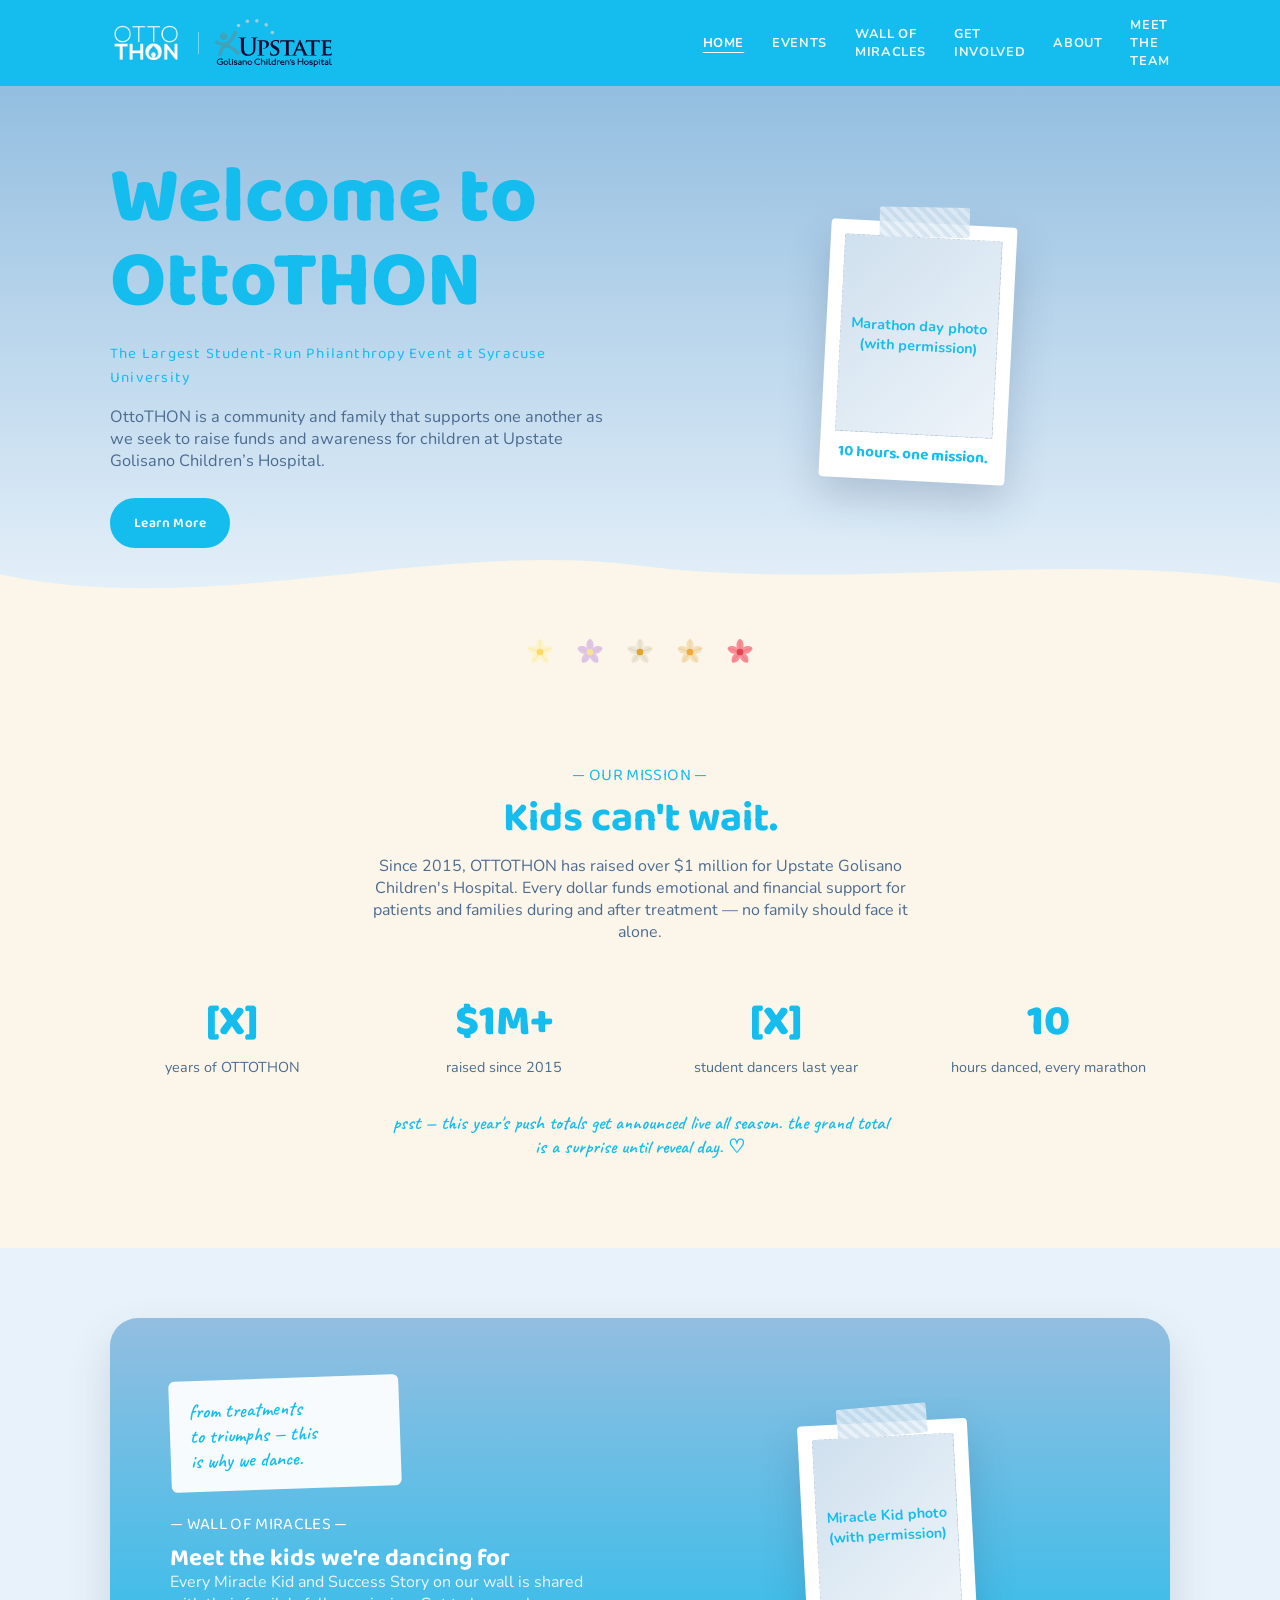
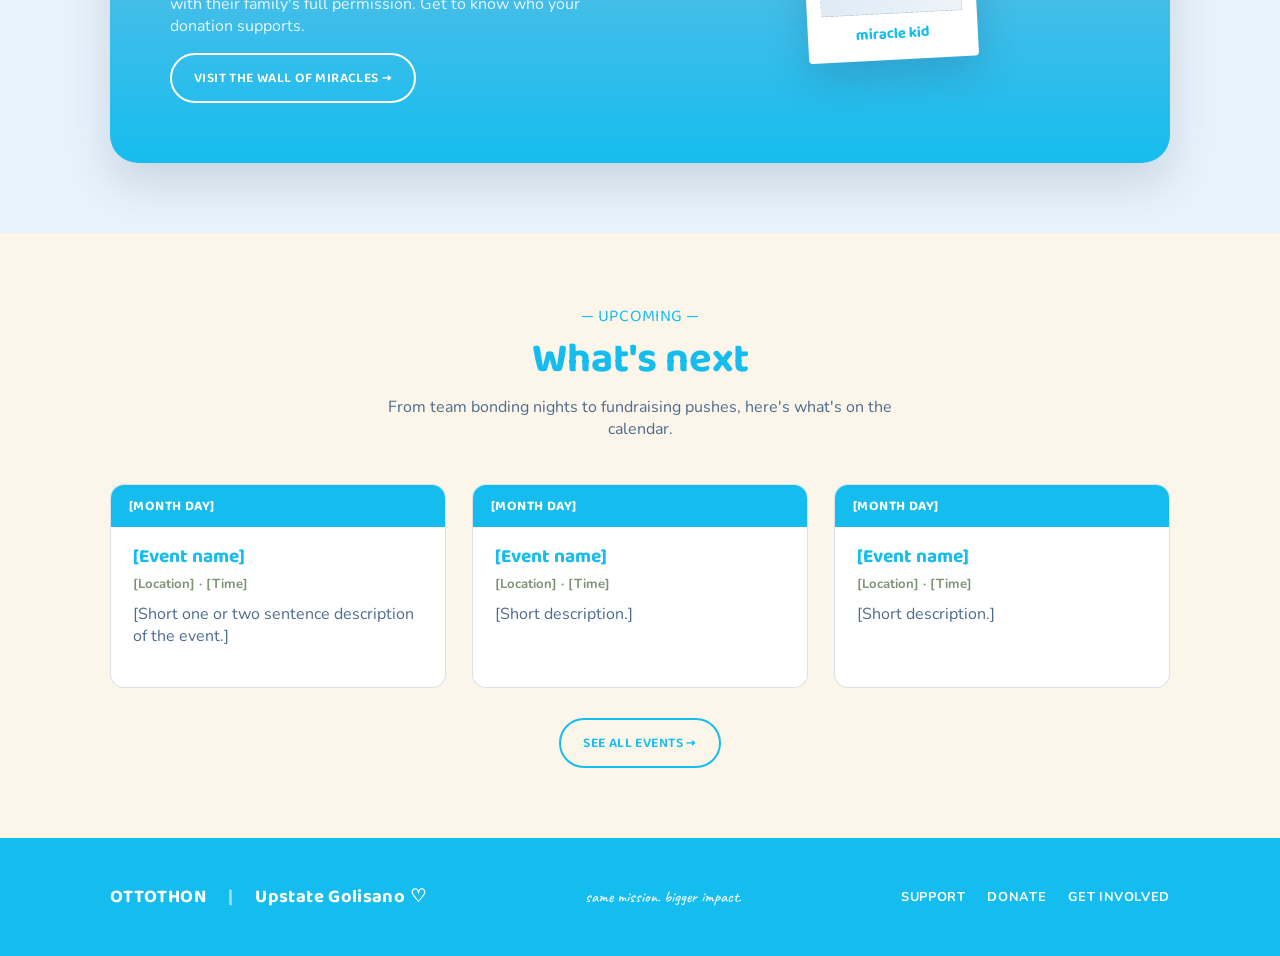
<file: index.html>
<!DOCTYPE html>
<html lang="en">
<head>
<meta charset="UTF-8">
<meta name="viewport" content="width=device-width, initial-scale=1.0">
<title>OTTOTHON — Syracuse University Dance Marathon</title>
<link rel="preconnect" href="https://fonts.googleapis.com">
<link href="https://fonts.googleapis.com/css2?family=Baloo+2:wght@500;600;700;800&family=Caveat:wght@500;600;700&family=Nunito:wght@400;600;700;800&display=swap" rel="stylesheet">
<link rel="stylesheet" href="assets/styles.css">
</head>
<body>

<nav class="top">
  <div class="wrap">
    <div class="brand">
      <img src="../assets/749207705_18607104256026559_2915034686846675361_n.jpg" style="width:13%;height:13%">
      <div class="divider-line"></div>
      <a href="https://www.upstate.edu/gch/">
        <img src="../assets/rwd-golisano-logo.svg" style="width:50%;height:50%">
      </a>
    </div>
    <div class="links">
      <a href="./index.html" data-page="index.html">HOME</a>
      <a href="pages/events.html" data-page="events.html">EVENTS</a>
      <a href="pages/wall-of-miracles.html" data-page="wall-of-miracles.html">WALL OF MIRACLES</a>
      <a href="pages/get-involved.html" data-page="get-involved.html">GET INVOLVED</a>
      <a href="pages/about.html" data-page="about.html">ABOUT</a>
      <a href="pages/meet-the-team.html" data-page="meet-the-team.html">MEET THE TEAM</a>
    </div>
  </div>
</nav>

<header class="page-hero" style="padding:70px 0 70px;">

  <div class="wrap">
    <!--<svg class="daisy-flower" style="width:70px; top:1%; left:5%;" viewBox="0 0 100 100"><g fill="#FCF3C7"><path d="M50,50 C33,41 33,10 50,3 C67,10 67,41 50,50 Z"/><path d="M50,50 C33,41 33,10 50,3 C67,10 67,41 50,50 Z" transform="rotate(72 50 50)"/><path d="M50,50 C33,41 33,10 50,3 C67,10 67,41 50,50 Z" transform="rotate(144 50 50)"/><path d="M50,50 C33,41 33,10 50,3 C67,10 67,41 50,50 Z" transform="rotate(216 50 50)"/><path d="M50,50 C33,41 33,10 50,3 C67,10 67,41 50,50 Z" transform="rotate(288 50 50)"/></g><g stroke="#E8B84B" stroke-width="1.4" opacity="0.4" fill="none"><path d="M50,50 L50,8"/><path d="M50,50 L50,8" transform="rotate(72 50 50)"/><path d="M50,50 L50,8" transform="rotate(144 50 50)"/><path d="M50,50 L50,8" transform="rotate(216 50 50)"/><path d="M50,50 L50,8" transform="rotate(288 50 50)"/></g><circle cx="50" cy="50" r="12" fill="#FFD966"/></svg>
    <svg class="daisy-flower" style="width:46px; top:56%; right:7%;" viewBox="0 0 100 100"><g fill="#F98E96"><path d="M50,50 C33,41 33,10 50,3 C67,10 67,41 50,50 Z"/><path d="M50,50 C33,41 33,10 50,3 C67,10 67,41 50,50 Z" transform="rotate(72 50 50)"/><path d="M50,50 C33,41 33,10 50,3 C67,10 67,41 50,50 Z" transform="rotate(144 50 50)"/><path d="M50,50 C33,41 33,10 50,3 C67,10 67,41 50,50 Z" transform="rotate(216 50 50)"/><path d="M50,50 C33,41 33,10 50,3 C67,10 67,41 50,50 Z" transform="rotate(288 50 50)"/></g><g stroke="#B5202A" stroke-width="1.4" opacity="0.4" fill="none"><path d="M50,50 L50,8"/><path d="M50,50 L50,8" transform="rotate(72 50 50)"/><path d="M50,50 L50,8" transform="rotate(144 50 50)"/><path d="M50,50 L50,8" transform="rotate(216 50 50)"/><path d="M50,50 L50,8" transform="rotate(288 50 50)"/></g><circle cx="50" cy="50" r="12" fill="#E0464F"/></svg>
  --> <div class="two-col">
      <div style="position:relative;">
        <h1 style="font-size:clamp(3rem,7vw,5rem); font-weight:800;">Welcome to OttoTHON</h1>
        <div class="eyebrow" style="margin-top:18px; letter-spacing:0.08em;">The Largest Student-Run Philanthropy Event at Syracuse University</div>
        <p style="margin-top:16px; font-size:1.02rem;">OttoTHON is a community and family that supports one another as we seek to raise funds and awareness for children at Upstate Golisano Children’s Hospital. </p>
        <div style="display:flex; gap:14px; flex-wrap:wrap; margin-top:26px;">
          <a href="pages/about.html" class="btn solid">Learn More</a>
        </div>
      </div>
      <div class="polaroid">
        <div class="tape"></div>
        <div class="ph">Marathon day photo<br>(with permission)</div>
        <div class="cap">10 hours. one mission.</div>
      </div>
      
    </div>
  </div>

  <svg class="wave-bottom" viewBox="0 0 1440 90" preserveAspectRatio="none">
    <path d="M0,40 C240,90 480,0 720,30 C960,60 1200,10 1440,50 L1440,90 L0,90 Z" fill="#FBF6E9"/>
  </svg>
</header>
<div class="daisy-divider"><svg class="daisy-flower" style="width:28px; position:static;" viewBox="0 0 100 100"><g fill="#FCF3C7"><path d="M50,50 C33,41 33,10 50,3 C67,10 67,41 50,50 Z"/><path d="M50,50 C33,41 33,10 50,3 C67,10 67,41 50,50 Z" transform="rotate(72 50 50)"/><path d="M50,50 C33,41 33,10 50,3 C67,10 67,41 50,50 Z" transform="rotate(144 50 50)"/><path d="M50,50 C33,41 33,10 50,3 C67,10 67,41 50,50 Z" transform="rotate(216 50 50)"/><path d="M50,50 C33,41 33,10 50,3 C67,10 67,41 50,50 Z" transform="rotate(288 50 50)"/></g><g stroke="#E8B84B" stroke-width="1.4" opacity="0.4" fill="none"><path d="M50,50 L50,8"/><path d="M50,50 L50,8" transform="rotate(72 50 50)"/><path d="M50,50 L50,8" transform="rotate(144 50 50)"/><path d="M50,50 L50,8" transform="rotate(216 50 50)"/><path d="M50,50 L50,8" transform="rotate(288 50 50)"/></g><circle cx="50" cy="50" r="12" fill="#FFD966"/></svg><svg class="daisy-flower" style="width:28px; position:static;" viewBox="0 0 100 100"><g fill="#DFC6E9"><path d="M50,50 C33,41 33,10 50,3 C67,10 67,41 50,50 Z"/><path d="M50,50 C33,41 33,10 50,3 C67,10 67,41 50,50 Z" transform="rotate(72 50 50)"/><path d="M50,50 C33,41 33,10 50,3 C67,10 67,41 50,50 Z" transform="rotate(144 50 50)"/><path d="M50,50 C33,41 33,10 50,3 C67,10 67,41 50,50 Z" transform="rotate(216 50 50)"/><path d="M50,50 C33,41 33,10 50,3 C67,10 67,41 50,50 Z" transform="rotate(288 50 50)"/></g><g stroke="#D9A63B" stroke-width="1.4" opacity="0.4" fill="none"><path d="M50,50 L50,8"/><path d="M50,50 L50,8" transform="rotate(72 50 50)"/><path d="M50,50 L50,8" transform="rotate(144 50 50)"/><path d="M50,50 L50,8" transform="rotate(216 50 50)"/><path d="M50,50 L50,8" transform="rotate(288 50 50)"/></g><circle cx="50" cy="50" r="12" fill="#F7E29C"/></svg><svg class="daisy-flower" style="width:28px; position:static;" viewBox="0 0 100 100"><g fill="#EBE6D6"><path d="M50,50 C33,41 33,10 50,3 C67,10 67,41 50,50 Z"/><path d="M50,50 C33,41 33,10 50,3 C67,10 67,41 50,50 Z" transform="rotate(72 50 50)"/><path d="M50,50 C33,41 33,10 50,3 C67,10 67,41 50,50 Z" transform="rotate(144 50 50)"/><path d="M50,50 C33,41 33,10 50,3 C67,10 67,41 50,50 Z" transform="rotate(216 50 50)"/><path d="M50,50 C33,41 33,10 50,3 C67,10 67,41 50,50 Z" transform="rotate(288 50 50)"/></g><g stroke="#B4801E" stroke-width="1.4" opacity="0.4" fill="none"><path d="M50,50 L50,8"/><path d="M50,50 L50,8" transform="rotate(72 50 50)"/><path d="M50,50 L50,8" transform="rotate(144 50 50)"/><path d="M50,50 L50,8" transform="rotate(216 50 50)"/><path d="M50,50 L50,8" transform="rotate(288 50 50)"/></g><circle cx="50" cy="50" r="12" fill="#DDA52C"/></svg><svg class="daisy-flower" style="width:28px; position:static;" viewBox="0 0 100 100"><g fill="#F5DFB8"><path d="M50,50 C33,41 33,10 50,3 C67,10 67,41 50,50 Z"/><path d="M50,50 C33,41 33,10 50,3 C67,10 67,41 50,50 Z" transform="rotate(72 50 50)"/><path d="M50,50 C33,41 33,10 50,3 C67,10 67,41 50,50 Z" transform="rotate(144 50 50)"/><path d="M50,50 C33,41 33,10 50,3 C67,10 67,41 50,50 Z" transform="rotate(216 50 50)"/><path d="M50,50 C33,41 33,10 50,3 C67,10 67,41 50,50 Z" transform="rotate(288 50 50)"/></g><g stroke="#C77E1E" stroke-width="1.4" opacity="0.4" fill="none"><path d="M50,50 L50,8"/><path d="M50,50 L50,8" transform="rotate(72 50 50)"/><path d="M50,50 L50,8" transform="rotate(144 50 50)"/><path d="M50,50 L50,8" transform="rotate(216 50 50)"/><path d="M50,50 L50,8" transform="rotate(288 50 50)"/></g><circle cx="50" cy="50" r="12" fill="#F2A93C"/></svg><svg class="daisy-flower" style="width:28px; position:static;" viewBox="0 0 100 100"><g fill="#F98E96"><path d="M50,50 C33,41 33,10 50,3 C67,10 67,41 50,50 Z"/><path d="M50,50 C33,41 33,10 50,3 C67,10 67,41 50,50 Z" transform="rotate(72 50 50)"/><path d="M50,50 C33,41 33,10 50,3 C67,10 67,41 50,50 Z" transform="rotate(144 50 50)"/><path d="M50,50 C33,41 33,10 50,3 C67,10 67,41 50,50 Z" transform="rotate(216 50 50)"/><path d="M50,50 C33,41 33,10 50,3 C67,10 67,41 50,50 Z" transform="rotate(288 50 50)"/></g><g stroke="#B5202A" stroke-width="1.4" opacity="0.4" fill="none"><path d="M50,50 L50,8"/><path d="M50,50 L50,8" transform="rotate(72 50 50)"/><path d="M50,50 L50,8" transform="rotate(144 50 50)"/><path d="M50,50 L50,8" transform="rotate(216 50 50)"/><path d="M50,50 L50,8" transform="rotate(288 50 50)"/></g><circle cx="50" cy="50" r="12" fill="#E0464F"/></svg></div>

<section class="section">
  <div class="wrap">
    <div class="section-head center">
      <div class="eyebrow">— OUR MISSION —</div>
      <h2>Kids can't wait.</h2>
      <p class="center">Since 2015, OTTOTHON has raised over $1 million for Upstate Golisano Children's Hospital. Every dollar funds emotional and financial support for patients and families during and after treatment — no family should face it alone.</p>
    </div>

    <div class="impact-grid">
      <div class="impact-item"><div class="n">[X]</div><div class="l">years of OTTOTHON</div></div>
      <div class="impact-item"><div class="n">$1M+</div><div class="l">raised since 2015</div></div>
      <div class="impact-item"><div class="n">[X]</div><div class="l">student dancers last year</div></div>
      <div class="impact-item"><div class="n">10</div><div class="l">hours danced, every marathon</div></div>
    </div>
    <p class="impact-note center">psst — this year's push totals get announced live all season. the grand total is a surprise until reveal day. ♡</p>
  </div>
</section>

<section class="section alt">
  <div class="wrap">
    <div class="panel">
      <div class="two-col">
        <div>
          <div class="sticky-note">from treatments<br>to triumphs — this<br>is why we dance.</div>
          <div class="eyebrow" style="color:var(--white);">— WALL OF MIRACLES —</div>
          <h2>Meet the kids we're dancing for</h2>
          <p>Every Miracle Kid and Success Story on our wall is shared with their family's full permission. Get to know who your donation supports.</p>
          <a href="pages/wall-of-miracles.html" class="btn" style="border-color:#fff; color:#fff;">VISIT THE WALL OF MIRACLES →</a>
        </div>
        <div class="polaroid tilt-left" style="transform:rotate(-3deg);">
          <div class="tape"></div>
          <div class="ph" style="color:var(--sky-deep);">Miracle Kid photo<br>(with permission)</div>
          <div class="cap">miracle kid</div>
        </div>
      </div>
    </div>
  </div>
</section>

<section class="section">
  <div class="wrap">
    <div class="section-head center">
      <div class="eyebrow">— UPCOMING —</div>
      <h2>What's next</h2>
      <p class="center">From team bonding nights to fundraising pushes, here's what's on the calendar.</p>
    </div>
    <div class="grid-3">
      <div class="event-card">
        <div class="date-strip">[MONTH DAY]</div>
        <div class="body">
          <h3>[Event name]</h3>
          <div class="meta">[Location] · [Time]</div>
          <p>[Short one or two sentence description of the event.]</p>
        </div>
      </div>
      <div class="event-card">
        <div class="date-strip">[MONTH DAY]</div>
        <div class="body">
          <h3>[Event name]</h3>
          <div class="meta">[Location] · [Time]</div>
          <p>[Short description.]</p>
        </div>
      </div>
      <div class="event-card">
        <div class="date-strip">[MONTH DAY]</div>
        <div class="body">
          <h3>[Event name]</h3>
          <div class="meta">[Location] · [Time]</div>
          <p>[Short description.]</p>
        </div>
      </div>
    </div>
    <div class="center" style="margin-top:30px;">
      <a href="pages/events.html" class="btn">SEE ALL EVENTS →</a>
    </div>
  </div>
</section>

<footer>
  <div class="wrap">
    <div class="brand">OTTOTHON <span style="opacity:0.6; margin:0 8px;">|</span> Upstate Golisano ♡</div>
    <div class="scribble" style="color:#fff; opacity:0.9;">same mission. bigger impact.</div>
    <div class="foot-links">
      <a href="#">SUPPORT</a>
      <a href="#">DONATE</a>
      <a href="pages/get-involved.html">GET INVOLVED</a>
    </div>
  </div>
</footer>

<script src="assets/main.js"></script>
</body>
</html>
</file>
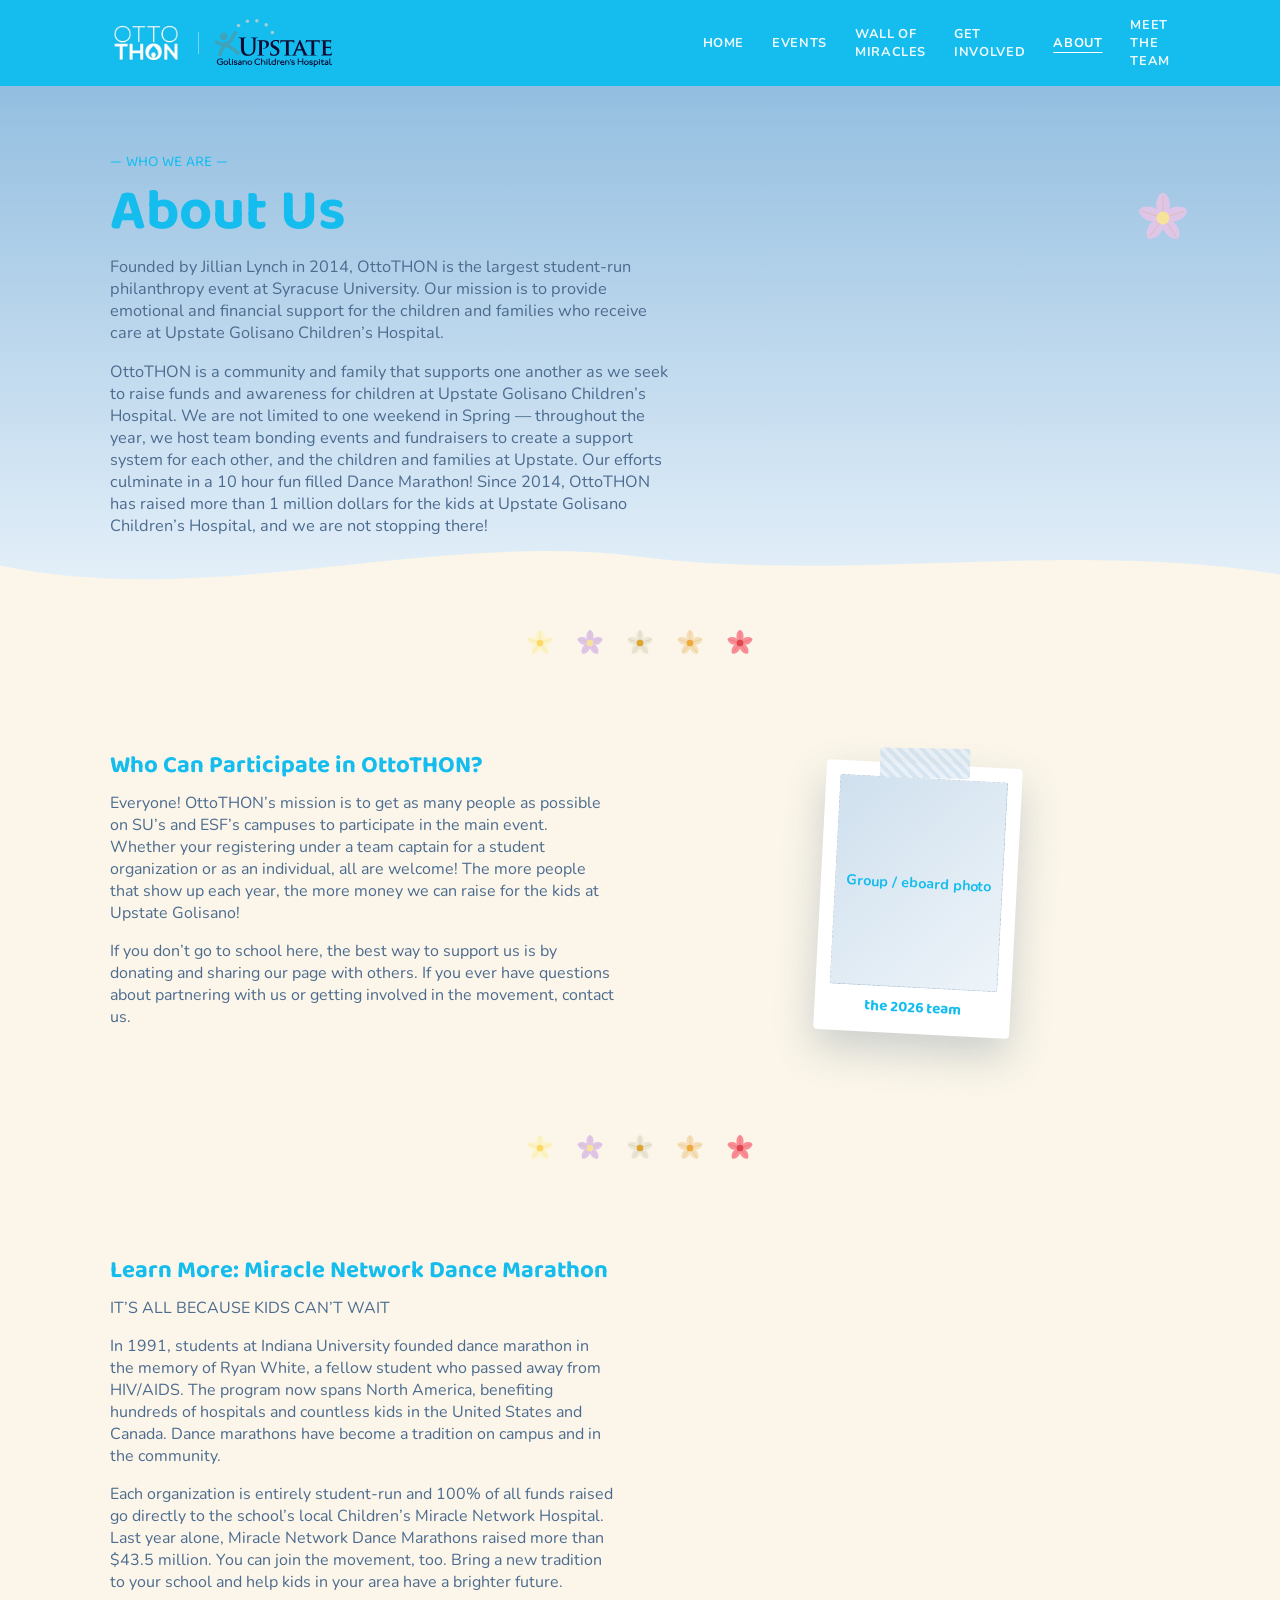
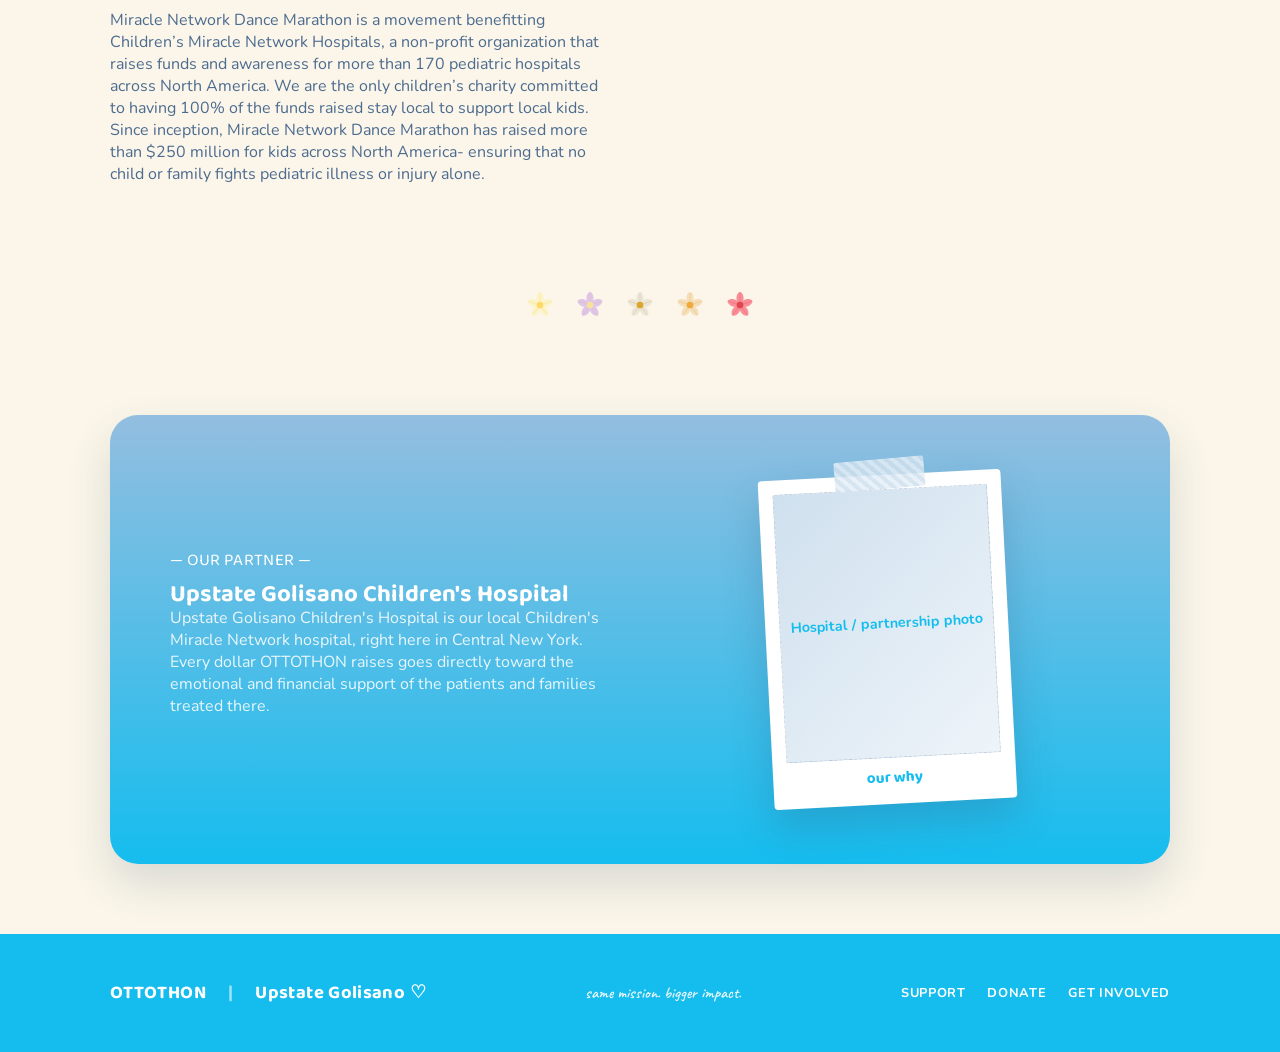
<file: pages/about.html>
<!DOCTYPE html>
<html lang="en">
<head>
<meta charset="UTF-8">
<meta name="viewport" content="width=device-width, initial-scale=1.0">
<title>About — OTTOTHON</title>
<link rel="preconnect" href="https://fonts.googleapis.com">
<link href="https://fonts.googleapis.com/css2?family=Baloo+2:wght@500;600;700;800&family=Caveat:wght@500;600;700&family=Nunito:wght@400;600;700;800&display=swap" rel="stylesheet">
<link rel="stylesheet" href="../assets/styles.css">
</head>
<body>

<nav class="top">
  <div class="wrap">
    <div class="brand">
      <img src="../assets/749207705_18607104256026559_2915034686846675361_n.jpg" style="width:13%;height:13%">
      <div class="divider-line"></div>
      <a href="https://www.upstate.edu/gch/">
        <img src="../assets/rwd-golisano-logo.svg" style="width:50%;height:50%">
      </a>
    </div>
    <div class="links">
      <a href="../index.html" data-page="index.html">HOME</a>
      <a href="events.html" data-page="events.html">EVENTS</a>
      <a href="wall-of-miracles.html" data-page="wall-of-miracles.html">WALL OF MIRACLES</a>
      <a href="get-involved.html" data-page="get-involved.html">GET INVOLVED</a>
      <a href="about.html" data-page="about.html">ABOUT</a>
      <a href="meet-the-team.html" data-page="meet-the-team.html">MEET THE TEAM</a>
    </div>
  </div>
</nav>

<header class="page-hero">
  <svg class="daisy-flower" style="width:54px; top:20%; right:7%;" viewBox="0 0 100 100"><g fill="#DFC6E9"><path d="M50,50 C33,41 33,10 50,3 C67,10 67,41 50,50 Z"/><path d="M50,50 C33,41 33,10 50,3 C67,10 67,41 50,50 Z" transform="rotate(72 50 50)"/><path d="M50,50 C33,41 33,10 50,3 C67,10 67,41 50,50 Z" transform="rotate(144 50 50)"/><path d="M50,50 C33,41 33,10 50,3 C67,10 67,41 50,50 Z" transform="rotate(216 50 50)"/><path d="M50,50 C33,41 33,10 50,3 C67,10 67,41 50,50 Z" transform="rotate(288 50 50)"/></g><g stroke="#D9A63B" stroke-width="1.4" opacity="0.4" fill="none"><path d="M50,50 L50,8"/><path d="M50,50 L50,8" transform="rotate(72 50 50)"/><path d="M50,50 L50,8" transform="rotate(144 50 50)"/><path d="M50,50 L50,8" transform="rotate(216 50 50)"/><path d="M50,50 L50,8" transform="rotate(288 50 50)"/></g><circle cx="50" cy="50" r="12" fill="#F7E29C"/></svg>
  <div class="wrap">
    <div class="eyebrow">— WHO WE ARE —</div>
    <h1>About Us</h1>
    <p>Founded by Jillian Lynch in 2014, OttoTHON is the largest student-run philanthropy event at Syracuse University. Our mission is to provide emotional and financial support for the children and families who receive care at Upstate Golisano Children’s Hospital.</p>
    <p>OttoTHON is a community and family that supports one another as we seek to raise funds and awareness for children at Upstate Golisano Children’s Hospital. We are not limited to one weekend in Spring — throughout the year, we host team bonding events and fundraisers to create a support system for each other, and the children and families at Upstate. Our efforts culminate in a 10 hour fun filled Dance Marathon! Since 2014, OttoTHON has raised more than 1 million dollars for the kids at Upstate Golisano Children’s Hospital, and we are not stopping there! </p>
  </div>
  <svg class="wave-bottom" viewBox="0 0 1440 90" preserveAspectRatio="none">
    <path d="M0,40 C240,90 480,0 720,30 C960,60 1200,10 1440,50 L1440,90 L0,90 Z" fill="#FBF6E9"/>
  </svg>
</header>
<div class="daisy-divider"><svg class="daisy-flower" style="width:28px; position:static;" viewBox="0 0 100 100"><g fill="#FCF3C7"><path d="M50,50 C33,41 33,10 50,3 C67,10 67,41 50,50 Z"/><path d="M50,50 C33,41 33,10 50,3 C67,10 67,41 50,50 Z" transform="rotate(72 50 50)"/><path d="M50,50 C33,41 33,10 50,3 C67,10 67,41 50,50 Z" transform="rotate(144 50 50)"/><path d="M50,50 C33,41 33,10 50,3 C67,10 67,41 50,50 Z" transform="rotate(216 50 50)"/><path d="M50,50 C33,41 33,10 50,3 C67,10 67,41 50,50 Z" transform="rotate(288 50 50)"/></g><g stroke="#E8B84B" stroke-width="1.4" opacity="0.4" fill="none"><path d="M50,50 L50,8"/><path d="M50,50 L50,8" transform="rotate(72 50 50)"/><path d="M50,50 L50,8" transform="rotate(144 50 50)"/><path d="M50,50 L50,8" transform="rotate(216 50 50)"/><path d="M50,50 L50,8" transform="rotate(288 50 50)"/></g><circle cx="50" cy="50" r="12" fill="#FFD966"/></svg><svg class="daisy-flower" style="width:28px; position:static;" viewBox="0 0 100 100"><g fill="#DFC6E9"><path d="M50,50 C33,41 33,10 50,3 C67,10 67,41 50,50 Z"/><path d="M50,50 C33,41 33,10 50,3 C67,10 67,41 50,50 Z" transform="rotate(72 50 50)"/><path d="M50,50 C33,41 33,10 50,3 C67,10 67,41 50,50 Z" transform="rotate(144 50 50)"/><path d="M50,50 C33,41 33,10 50,3 C67,10 67,41 50,50 Z" transform="rotate(216 50 50)"/><path d="M50,50 C33,41 33,10 50,3 C67,10 67,41 50,50 Z" transform="rotate(288 50 50)"/></g><g stroke="#D9A63B" stroke-width="1.4" opacity="0.4" fill="none"><path d="M50,50 L50,8"/><path d="M50,50 L50,8" transform="rotate(72 50 50)"/><path d="M50,50 L50,8" transform="rotate(144 50 50)"/><path d="M50,50 L50,8" transform="rotate(216 50 50)"/><path d="M50,50 L50,8" transform="rotate(288 50 50)"/></g><circle cx="50" cy="50" r="12" fill="#F7E29C"/></svg><svg class="daisy-flower" style="width:28px; position:static;" viewBox="0 0 100 100"><g fill="#EBE6D6"><path d="M50,50 C33,41 33,10 50,3 C67,10 67,41 50,50 Z"/><path d="M50,50 C33,41 33,10 50,3 C67,10 67,41 50,50 Z" transform="rotate(72 50 50)"/><path d="M50,50 C33,41 33,10 50,3 C67,10 67,41 50,50 Z" transform="rotate(144 50 50)"/><path d="M50,50 C33,41 33,10 50,3 C67,10 67,41 50,50 Z" transform="rotate(216 50 50)"/><path d="M50,50 C33,41 33,10 50,3 C67,10 67,41 50,50 Z" transform="rotate(288 50 50)"/></g><g stroke="#B4801E" stroke-width="1.4" opacity="0.4" fill="none"><path d="M50,50 L50,8"/><path d="M50,50 L50,8" transform="rotate(72 50 50)"/><path d="M50,50 L50,8" transform="rotate(144 50 50)"/><path d="M50,50 L50,8" transform="rotate(216 50 50)"/><path d="M50,50 L50,8" transform="rotate(288 50 50)"/></g><circle cx="50" cy="50" r="12" fill="#DDA52C"/></svg><svg class="daisy-flower" style="width:28px; position:static;" viewBox="0 0 100 100"><g fill="#F5DFB8"><path d="M50,50 C33,41 33,10 50,3 C67,10 67,41 50,50 Z"/><path d="M50,50 C33,41 33,10 50,3 C67,10 67,41 50,50 Z" transform="rotate(72 50 50)"/><path d="M50,50 C33,41 33,10 50,3 C67,10 67,41 50,50 Z" transform="rotate(144 50 50)"/><path d="M50,50 C33,41 33,10 50,3 C67,10 67,41 50,50 Z" transform="rotate(216 50 50)"/><path d="M50,50 C33,41 33,10 50,3 C67,10 67,41 50,50 Z" transform="rotate(288 50 50)"/></g><g stroke="#C77E1E" stroke-width="1.4" opacity="0.4" fill="none"><path d="M50,50 L50,8"/><path d="M50,50 L50,8" transform="rotate(72 50 50)"/><path d="M50,50 L50,8" transform="rotate(144 50 50)"/><path d="M50,50 L50,8" transform="rotate(216 50 50)"/><path d="M50,50 L50,8" transform="rotate(288 50 50)"/></g><circle cx="50" cy="50" r="12" fill="#F2A93C"/></svg><svg class="daisy-flower" style="width:28px; position:static;" viewBox="0 0 100 100"><g fill="#F98E96"><path d="M50,50 C33,41 33,10 50,3 C67,10 67,41 50,50 Z"/><path d="M50,50 C33,41 33,10 50,3 C67,10 67,41 50,50 Z" transform="rotate(72 50 50)"/><path d="M50,50 C33,41 33,10 50,3 C67,10 67,41 50,50 Z" transform="rotate(144 50 50)"/><path d="M50,50 C33,41 33,10 50,3 C67,10 67,41 50,50 Z" transform="rotate(216 50 50)"/><path d="M50,50 C33,41 33,10 50,3 C67,10 67,41 50,50 Z" transform="rotate(288 50 50)"/></g><g stroke="#B5202A" stroke-width="1.4" opacity="0.4" fill="none"><path d="M50,50 L50,8"/><path d="M50,50 L50,8" transform="rotate(72 50 50)"/><path d="M50,50 L50,8" transform="rotate(144 50 50)"/><path d="M50,50 L50,8" transform="rotate(216 50 50)"/><path d="M50,50 L50,8" transform="rotate(288 50 50)"/></g><circle cx="50" cy="50" r="12" fill="#E0464F"/></svg></div>

<section class="section">
  <div class="wrap two-col">
    <div>
      <h2>Who Can Participate in OttoTHON?</h2>
      <p style="margin-top:14px;">Everyone! OttoTHON’s mission is to get as many people as possible on SU’s and ESF’s campuses to participate in the main event. Whether your registering under a team captain for a student organization or as an individual, all are welcome! The more people that show up each year, the more money we can raise for the kids at Upstate Golisano!</p>
      <p>If you don’t go to school here, the best way to support us is by donating and sharing our page with others. If you ever have questions about partnering with us or getting involved in the movement, contact us.</p>
    </div>
    <div class="polaroid">
      <div class="tape"></div>
      <div class="ph">Group / eboard photo</div>
      <div class="cap">the 2026 team</div>
    </div>
  </div>
</section>

<div class="daisy-divider"><svg class="daisy-flower" style="width:28px; position:static;" viewBox="0 0 100 100"><g fill="#FCF3C7"><path d="M50,50 C33,41 33,10 50,3 C67,10 67,41 50,50 Z"/><path d="M50,50 C33,41 33,10 50,3 C67,10 67,41 50,50 Z" transform="rotate(72 50 50)"/><path d="M50,50 C33,41 33,10 50,3 C67,10 67,41 50,50 Z" transform="rotate(144 50 50)"/><path d="M50,50 C33,41 33,10 50,3 C67,10 67,41 50,50 Z" transform="rotate(216 50 50)"/><path d="M50,50 C33,41 33,10 50,3 C67,10 67,41 50,50 Z" transform="rotate(288 50 50)"/></g><g stroke="#E8B84B" stroke-width="1.4" opacity="0.4" fill="none"><path d="M50,50 L50,8"/><path d="M50,50 L50,8" transform="rotate(72 50 50)"/><path d="M50,50 L50,8" transform="rotate(144 50 50)"/><path d="M50,50 L50,8" transform="rotate(216 50 50)"/><path d="M50,50 L50,8" transform="rotate(288 50 50)"/></g><circle cx="50" cy="50" r="12" fill="#FFD966"/></svg><svg class="daisy-flower" style="width:28px; position:static;" viewBox="0 0 100 100"><g fill="#DFC6E9"><path d="M50,50 C33,41 33,10 50,3 C67,10 67,41 50,50 Z"/><path d="M50,50 C33,41 33,10 50,3 C67,10 67,41 50,50 Z" transform="rotate(72 50 50)"/><path d="M50,50 C33,41 33,10 50,3 C67,10 67,41 50,50 Z" transform="rotate(144 50 50)"/><path d="M50,50 C33,41 33,10 50,3 C67,10 67,41 50,50 Z" transform="rotate(216 50 50)"/><path d="M50,50 C33,41 33,10 50,3 C67,10 67,41 50,50 Z" transform="rotate(288 50 50)"/></g><g stroke="#D9A63B" stroke-width="1.4" opacity="0.4" fill="none"><path d="M50,50 L50,8"/><path d="M50,50 L50,8" transform="rotate(72 50 50)"/><path d="M50,50 L50,8" transform="rotate(144 50 50)"/><path d="M50,50 L50,8" transform="rotate(216 50 50)"/><path d="M50,50 L50,8" transform="rotate(288 50 50)"/></g><circle cx="50" cy="50" r="12" fill="#F7E29C"/></svg><svg class="daisy-flower" style="width:28px; position:static;" viewBox="0 0 100 100"><g fill="#EBE6D6"><path d="M50,50 C33,41 33,10 50,3 C67,10 67,41 50,50 Z"/><path d="M50,50 C33,41 33,10 50,3 C67,10 67,41 50,50 Z" transform="rotate(72 50 50)"/><path d="M50,50 C33,41 33,10 50,3 C67,10 67,41 50,50 Z" transform="rotate(144 50 50)"/><path d="M50,50 C33,41 33,10 50,3 C67,10 67,41 50,50 Z" transform="rotate(216 50 50)"/><path d="M50,50 C33,41 33,10 50,3 C67,10 67,41 50,50 Z" transform="rotate(288 50 50)"/></g><g stroke="#B4801E" stroke-width="1.4" opacity="0.4" fill="none"><path d="M50,50 L50,8"/><path d="M50,50 L50,8" transform="rotate(72 50 50)"/><path d="M50,50 L50,8" transform="rotate(144 50 50)"/><path d="M50,50 L50,8" transform="rotate(216 50 50)"/><path d="M50,50 L50,8" transform="rotate(288 50 50)"/></g><circle cx="50" cy="50" r="12" fill="#DDA52C"/></svg><svg class="daisy-flower" style="width:28px; position:static;" viewBox="0 0 100 100"><g fill="#F5DFB8"><path d="M50,50 C33,41 33,10 50,3 C67,10 67,41 50,50 Z"/><path d="M50,50 C33,41 33,10 50,3 C67,10 67,41 50,50 Z" transform="rotate(72 50 50)"/><path d="M50,50 C33,41 33,10 50,3 C67,10 67,41 50,50 Z" transform="rotate(144 50 50)"/><path d="M50,50 C33,41 33,10 50,3 C67,10 67,41 50,50 Z" transform="rotate(216 50 50)"/><path d="M50,50 C33,41 33,10 50,3 C67,10 67,41 50,50 Z" transform="rotate(288 50 50)"/></g><g stroke="#C77E1E" stroke-width="1.4" opacity="0.4" fill="none"><path d="M50,50 L50,8"/><path d="M50,50 L50,8" transform="rotate(72 50 50)"/><path d="M50,50 L50,8" transform="rotate(144 50 50)"/><path d="M50,50 L50,8" transform="rotate(216 50 50)"/><path d="M50,50 L50,8" transform="rotate(288 50 50)"/></g><circle cx="50" cy="50" r="12" fill="#F2A93C"/></svg><svg class="daisy-flower" style="width:28px; position:static;" viewBox="0 0 100 100"><g fill="#F98E96"><path d="M50,50 C33,41 33,10 50,3 C67,10 67,41 50,50 Z"/><path d="M50,50 C33,41 33,10 50,3 C67,10 67,41 50,50 Z" transform="rotate(72 50 50)"/><path d="M50,50 C33,41 33,10 50,3 C67,10 67,41 50,50 Z" transform="rotate(144 50 50)"/><path d="M50,50 C33,41 33,10 50,3 C67,10 67,41 50,50 Z" transform="rotate(216 50 50)"/><path d="M50,50 C33,41 33,10 50,3 C67,10 67,41 50,50 Z" transform="rotate(288 50 50)"/></g><g stroke="#B5202A" stroke-width="1.4" opacity="0.4" fill="none"><path d="M50,50 L50,8"/><path d="M50,50 L50,8" transform="rotate(72 50 50)"/><path d="M50,50 L50,8" transform="rotate(144 50 50)"/><path d="M50,50 L50,8" transform="rotate(216 50 50)"/><path d="M50,50 L50,8" transform="rotate(288 50 50)"/></g><circle cx="50" cy="50" r="12" fill="#E0464F"/></svg></div>

<section class="section">
  <div class="wrap two-col">
    <div>
      <h2>Learn More: Miracle Network Dance Marathon</h2>
      <p style="margin-top:14px;">IT’S ALL BECAUSE KIDS CAN’T WAIT</p>
      <p>In 1991, students at Indiana University founded dance marathon in the memory of Ryan White, a fellow student who passed away from HIV/AIDS. The program now spans North America, benefiting hundreds of hospitals and countless kids in the United States and Canada. Dance marathons have become a tradition on campus and in the community.</p>
      <p>Each organization is entirely student-run and  100% of all funds raised go directly to the school’s local Children’s Miracle Network Hospital. Last year alone, Miracle Network Dance Marathons raised more than $43.5 million. You can join the movement, too. Bring a new tradition to your school and help kids in your area have a brighter future.</p>
      <p>Miracle Network Dance Marathon is a movement benefitting Children’s Miracle Network Hospitals, a non-profit organization that raises funds and awareness for more than 170 pediatric hospitals across North America. We are the only children’s charity committed to having 100% of the funds raised stay local to support local kids. Since inception, Miracle Network Dance Marathon has raised more than $250 million for kids across North America- ensuring that no child or family fights pediatric illness or injury alone.</p>
    </div>
  </div>
</section>

<div class="daisy-divider"><svg class="daisy-flower" style="width:28px; position:static;" viewBox="0 0 100 100"><g fill="#FCF3C7"><path d="M50,50 C33,41 33,10 50,3 C67,10 67,41 50,50 Z"/><path d="M50,50 C33,41 33,10 50,3 C67,10 67,41 50,50 Z" transform="rotate(72 50 50)"/><path d="M50,50 C33,41 33,10 50,3 C67,10 67,41 50,50 Z" transform="rotate(144 50 50)"/><path d="M50,50 C33,41 33,10 50,3 C67,10 67,41 50,50 Z" transform="rotate(216 50 50)"/><path d="M50,50 C33,41 33,10 50,3 C67,10 67,41 50,50 Z" transform="rotate(288 50 50)"/></g><g stroke="#E8B84B" stroke-width="1.4" opacity="0.4" fill="none"><path d="M50,50 L50,8"/><path d="M50,50 L50,8" transform="rotate(72 50 50)"/><path d="M50,50 L50,8" transform="rotate(144 50 50)"/><path d="M50,50 L50,8" transform="rotate(216 50 50)"/><path d="M50,50 L50,8" transform="rotate(288 50 50)"/></g><circle cx="50" cy="50" r="12" fill="#FFD966"/></svg><svg class="daisy-flower" style="width:28px; position:static;" viewBox="0 0 100 100"><g fill="#DFC6E9"><path d="M50,50 C33,41 33,10 50,3 C67,10 67,41 50,50 Z"/><path d="M50,50 C33,41 33,10 50,3 C67,10 67,41 50,50 Z" transform="rotate(72 50 50)"/><path d="M50,50 C33,41 33,10 50,3 C67,10 67,41 50,50 Z" transform="rotate(144 50 50)"/><path d="M50,50 C33,41 33,10 50,3 C67,10 67,41 50,50 Z" transform="rotate(216 50 50)"/><path d="M50,50 C33,41 33,10 50,3 C67,10 67,41 50,50 Z" transform="rotate(288 50 50)"/></g><g stroke="#D9A63B" stroke-width="1.4" opacity="0.4" fill="none"><path d="M50,50 L50,8"/><path d="M50,50 L50,8" transform="rotate(72 50 50)"/><path d="M50,50 L50,8" transform="rotate(144 50 50)"/><path d="M50,50 L50,8" transform="rotate(216 50 50)"/><path d="M50,50 L50,8" transform="rotate(288 50 50)"/></g><circle cx="50" cy="50" r="12" fill="#F7E29C"/></svg><svg class="daisy-flower" style="width:28px; position:static;" viewBox="0 0 100 100"><g fill="#EBE6D6"><path d="M50,50 C33,41 33,10 50,3 C67,10 67,41 50,50 Z"/><path d="M50,50 C33,41 33,10 50,3 C67,10 67,41 50,50 Z" transform="rotate(72 50 50)"/><path d="M50,50 C33,41 33,10 50,3 C67,10 67,41 50,50 Z" transform="rotate(144 50 50)"/><path d="M50,50 C33,41 33,10 50,3 C67,10 67,41 50,50 Z" transform="rotate(216 50 50)"/><path d="M50,50 C33,41 33,10 50,3 C67,10 67,41 50,50 Z" transform="rotate(288 50 50)"/></g><g stroke="#B4801E" stroke-width="1.4" opacity="0.4" fill="none"><path d="M50,50 L50,8"/><path d="M50,50 L50,8" transform="rotate(72 50 50)"/><path d="M50,50 L50,8" transform="rotate(144 50 50)"/><path d="M50,50 L50,8" transform="rotate(216 50 50)"/><path d="M50,50 L50,8" transform="rotate(288 50 50)"/></g><circle cx="50" cy="50" r="12" fill="#DDA52C"/></svg><svg class="daisy-flower" style="width:28px; position:static;" viewBox="0 0 100 100"><g fill="#F5DFB8"><path d="M50,50 C33,41 33,10 50,3 C67,10 67,41 50,50 Z"/><path d="M50,50 C33,41 33,10 50,3 C67,10 67,41 50,50 Z" transform="rotate(72 50 50)"/><path d="M50,50 C33,41 33,10 50,3 C67,10 67,41 50,50 Z" transform="rotate(144 50 50)"/><path d="M50,50 C33,41 33,10 50,3 C67,10 67,41 50,50 Z" transform="rotate(216 50 50)"/><path d="M50,50 C33,41 33,10 50,3 C67,10 67,41 50,50 Z" transform="rotate(288 50 50)"/></g><g stroke="#C77E1E" stroke-width="1.4" opacity="0.4" fill="none"><path d="M50,50 L50,8"/><path d="M50,50 L50,8" transform="rotate(72 50 50)"/><path d="M50,50 L50,8" transform="rotate(144 50 50)"/><path d="M50,50 L50,8" transform="rotate(216 50 50)"/><path d="M50,50 L50,8" transform="rotate(288 50 50)"/></g><circle cx="50" cy="50" r="12" fill="#F2A93C"/></svg><svg class="daisy-flower" style="width:28px; position:static;" viewBox="0 0 100 100"><g fill="#F98E96"><path d="M50,50 C33,41 33,10 50,3 C67,10 67,41 50,50 Z"/><path d="M50,50 C33,41 33,10 50,3 C67,10 67,41 50,50 Z" transform="rotate(72 50 50)"/><path d="M50,50 C33,41 33,10 50,3 C67,10 67,41 50,50 Z" transform="rotate(144 50 50)"/><path d="M50,50 C33,41 33,10 50,3 C67,10 67,41 50,50 Z" transform="rotate(216 50 50)"/><path d="M50,50 C33,41 33,10 50,3 C67,10 67,41 50,50 Z" transform="rotate(288 50 50)"/></g><g stroke="#B5202A" stroke-width="1.4" opacity="0.4" fill="none"><path d="M50,50 L50,8"/><path d="M50,50 L50,8" transform="rotate(72 50 50)"/><path d="M50,50 L50,8" transform="rotate(144 50 50)"/><path d="M50,50 L50,8" transform="rotate(216 50 50)"/><path d="M50,50 L50,8" transform="rotate(288 50 50)"/></g><circle cx="50" cy="50" r="12" fill="#E0464F"/></svg></div>

<section class="section">
  <div class="wrap">
    <div class="panel">
      <div class="two-col">
        <div>
          <div class="eyebrow" style="color:var(--white);">— OUR PARTNER —</div>
          <h2>Upstate Golisano Children's Hospital</h2>
          <p>Upstate Golisano Children's Hospital is our local Children's Miracle Network hospital, right here in Central New York. Every dollar OTTOTHON raises goes directly toward the emotional and financial support of the patients and families treated there.</p>
        </div>
        <div class="polaroid tilt-left">
          <div class="tape"></div>
          <div class="ph" style="color:var(--sky-deep);">Hospital / partnership photo</div>
          <div class="cap">our why</div>
        </div>
      </div>
    </div>
  </div>
</section>

<footer>
  <div class="wrap">
    <div class="brand">OTTOTHON <span style="opacity:0.6; margin:0 8px;">|</span> Upstate Golisano ♡</div>
    <div class="scribble" style="color:#fff; opacity:0.9;">same mission. bigger impact.</div>
    <div class="foot-links">
      <a href="#">SUPPORT</a>
      <a href="#">DONATE</a>
      <a href="get-involved.html">GET INVOLVED</a>
    </div>
  </div>
</footer>

<script src="../assets/main.js"></script>
</body>
</html>
</file>
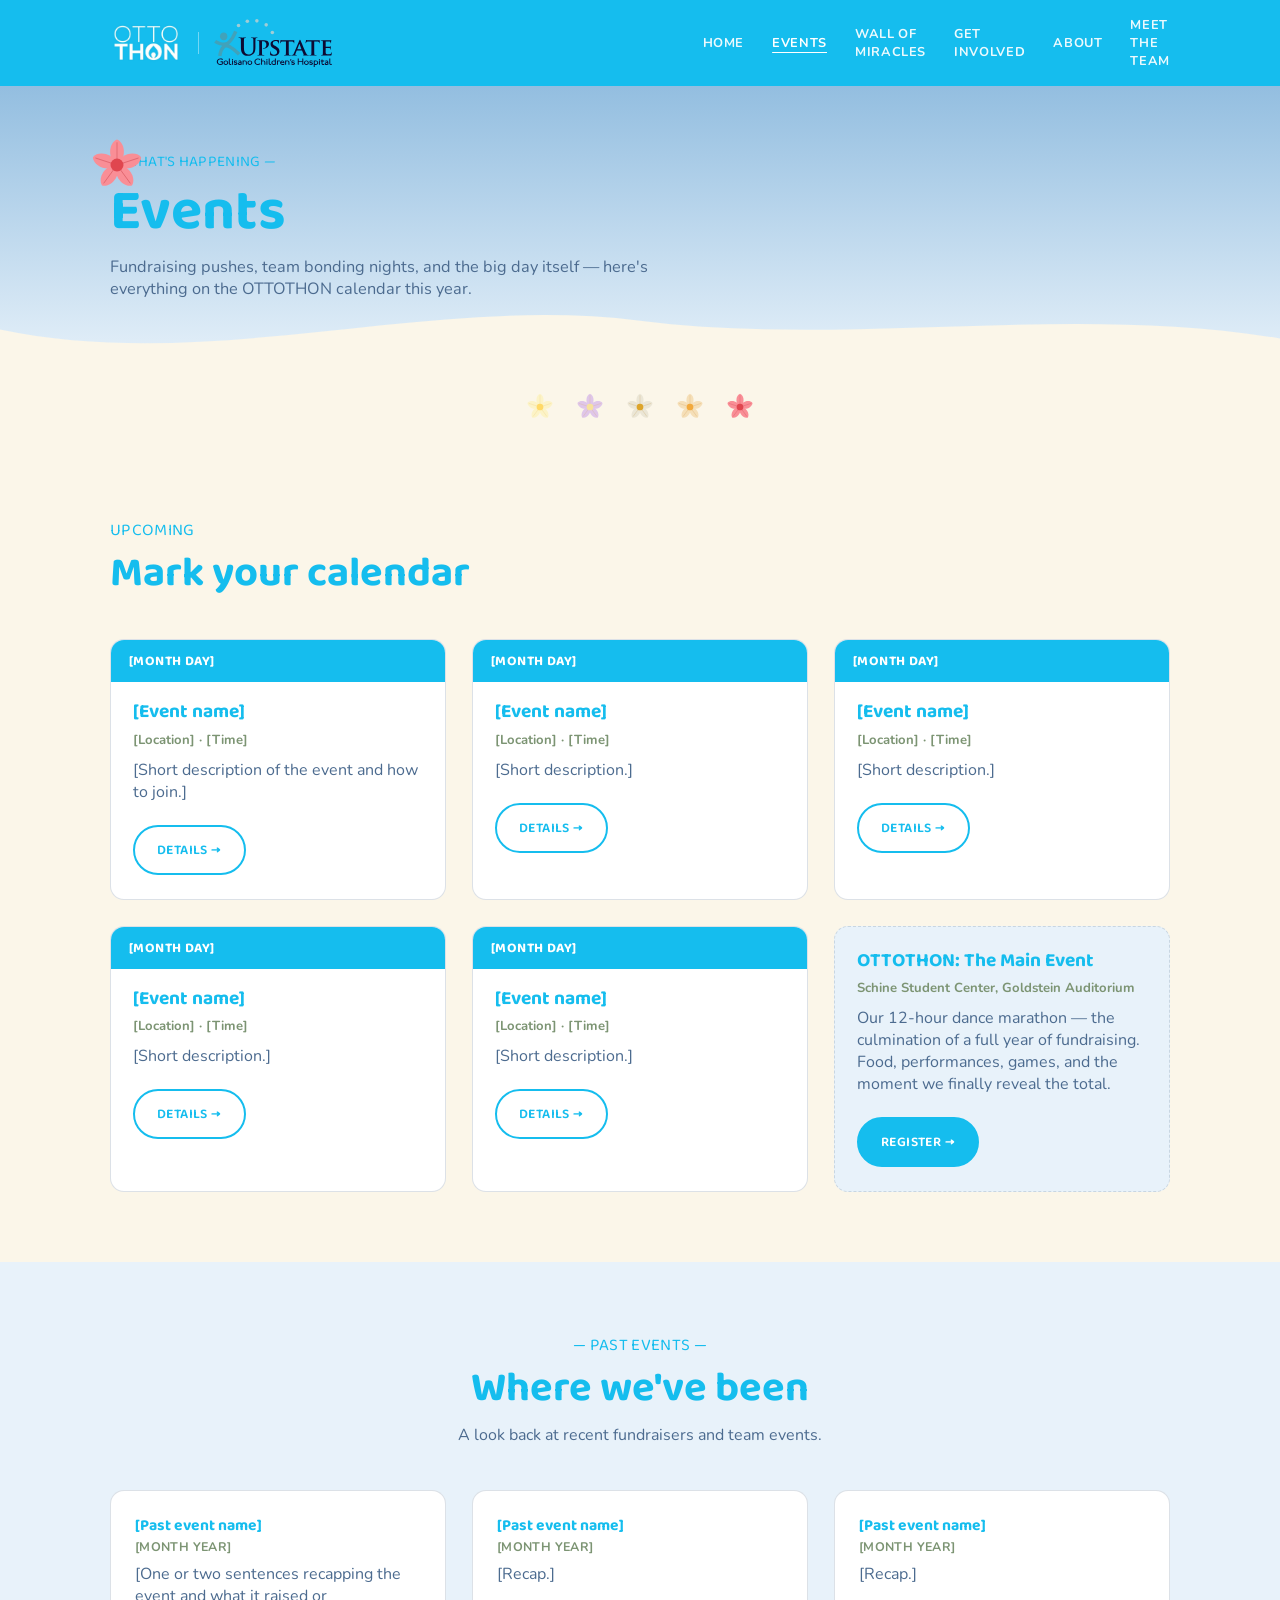
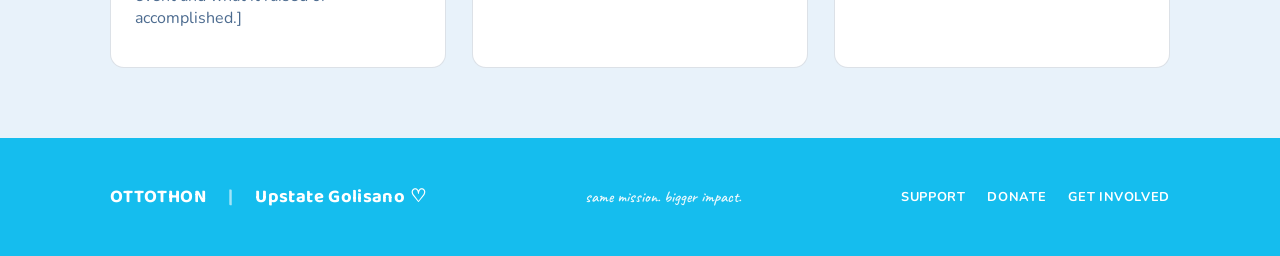
<file: pages/events.html>
<!DOCTYPE html>
<html lang="en">
<head>
<meta charset="UTF-8">
<meta name="viewport" content="width=device-width, initial-scale=1.0">
<title>Events — OTTOTHON</title>
<link rel="preconnect" href="https://fonts.googleapis.com">
<link href="https://fonts.googleapis.com/css2?family=Baloo+2:wght@500;600;700;800&family=Caveat:wght@500;600;700&family=Nunito:wght@400;600;700;800&display=swap" rel="stylesheet">
<link rel="stylesheet" href="../assets/styles.css">
</head>
<body>

<nav class="top">
  <div class="wrap">
    <div class="brand">
      <img src="../assets/749207705_18607104256026559_2915034686846675361_n.jpg" style="width:13%;height:13%">
      <div class="divider-line"></div>
      <a href="https://www.upstate.edu/gch/">
        <img src="../assets/rwd-golisano-logo.svg" style="width:50%;height:50%">
      </a>
    </div>
    <div class="links">
      <a href="../index.html" data-page="index.html">HOME</a>
      <a href="events.html" data-page="events.html">EVENTS</a>
      <a href="wall-of-miracles.html" data-page="wall-of-miracles.html">WALL OF MIRACLES</a>
      <a href="get-involved.html" data-page="get-involved.html">GET INVOLVED</a>
      <a href="about.html" data-page="about.html">ABOUT</a>
      <a href="meet-the-team.html" data-page="meet-the-team.html">MEET THE TEAM</a>
    </div>
  </div>
</nav>

<header class="page-hero">
  <svg class="daisy-flower" style="width:54px; top:18%; left:7%;" viewBox="0 0 100 100"><g fill="#F98E96"><path d="M50,50 C33,41 33,10 50,3 C67,10 67,41 50,50 Z"/><path d="M50,50 C33,41 33,10 50,3 C67,10 67,41 50,50 Z" transform="rotate(72 50 50)"/><path d="M50,50 C33,41 33,10 50,3 C67,10 67,41 50,50 Z" transform="rotate(144 50 50)"/><path d="M50,50 C33,41 33,10 50,3 C67,10 67,41 50,50 Z" transform="rotate(216 50 50)"/><path d="M50,50 C33,41 33,10 50,3 C67,10 67,41 50,50 Z" transform="rotate(288 50 50)"/></g><g stroke="#B5202A" stroke-width="1.4" opacity="0.4" fill="none"><path d="M50,50 L50,8"/><path d="M50,50 L50,8" transform="rotate(72 50 50)"/><path d="M50,50 L50,8" transform="rotate(144 50 50)"/><path d="M50,50 L50,8" transform="rotate(216 50 50)"/><path d="M50,50 L50,8" transform="rotate(288 50 50)"/></g><circle cx="50" cy="50" r="12" fill="#E0464F"/></svg>
  <div class="wrap">
    <div class="eyebrow">— WHAT'S HAPPENING —</div>
    <h1>Events</h1>
    <p>Fundraising pushes, team bonding nights, and the big day itself — here's everything on the OTTOTHON calendar this year.</p>
  </div>
  <svg class="wave-bottom" viewBox="0 0 1440 90" preserveAspectRatio="none">
    <path d="M0,40 C240,90 480,0 720,30 C960,60 1200,10 1440,50 L1440,90 L0,90 Z" fill="#FBF6E9"/>
  </svg>
</header>
<div class="daisy-divider"><svg class="daisy-flower" style="width:28px; position:static;" viewBox="0 0 100 100"><g fill="#FCF3C7"><path d="M50,50 C33,41 33,10 50,3 C67,10 67,41 50,50 Z"/><path d="M50,50 C33,41 33,10 50,3 C67,10 67,41 50,50 Z" transform="rotate(72 50 50)"/><path d="M50,50 C33,41 33,10 50,3 C67,10 67,41 50,50 Z" transform="rotate(144 50 50)"/><path d="M50,50 C33,41 33,10 50,3 C67,10 67,41 50,50 Z" transform="rotate(216 50 50)"/><path d="M50,50 C33,41 33,10 50,3 C67,10 67,41 50,50 Z" transform="rotate(288 50 50)"/></g><g stroke="#E8B84B" stroke-width="1.4" opacity="0.4" fill="none"><path d="M50,50 L50,8"/><path d="M50,50 L50,8" transform="rotate(72 50 50)"/><path d="M50,50 L50,8" transform="rotate(144 50 50)"/><path d="M50,50 L50,8" transform="rotate(216 50 50)"/><path d="M50,50 L50,8" transform="rotate(288 50 50)"/></g><circle cx="50" cy="50" r="12" fill="#FFD966"/></svg><svg class="daisy-flower" style="width:28px; position:static;" viewBox="0 0 100 100"><g fill="#DFC6E9"><path d="M50,50 C33,41 33,10 50,3 C67,10 67,41 50,50 Z"/><path d="M50,50 C33,41 33,10 50,3 C67,10 67,41 50,50 Z" transform="rotate(72 50 50)"/><path d="M50,50 C33,41 33,10 50,3 C67,10 67,41 50,50 Z" transform="rotate(144 50 50)"/><path d="M50,50 C33,41 33,10 50,3 C67,10 67,41 50,50 Z" transform="rotate(216 50 50)"/><path d="M50,50 C33,41 33,10 50,3 C67,10 67,41 50,50 Z" transform="rotate(288 50 50)"/></g><g stroke="#D9A63B" stroke-width="1.4" opacity="0.4" fill="none"><path d="M50,50 L50,8"/><path d="M50,50 L50,8" transform="rotate(72 50 50)"/><path d="M50,50 L50,8" transform="rotate(144 50 50)"/><path d="M50,50 L50,8" transform="rotate(216 50 50)"/><path d="M50,50 L50,8" transform="rotate(288 50 50)"/></g><circle cx="50" cy="50" r="12" fill="#F7E29C"/></svg><svg class="daisy-flower" style="width:28px; position:static;" viewBox="0 0 100 100"><g fill="#EBE6D6"><path d="M50,50 C33,41 33,10 50,3 C67,10 67,41 50,50 Z"/><path d="M50,50 C33,41 33,10 50,3 C67,10 67,41 50,50 Z" transform="rotate(72 50 50)"/><path d="M50,50 C33,41 33,10 50,3 C67,10 67,41 50,50 Z" transform="rotate(144 50 50)"/><path d="M50,50 C33,41 33,10 50,3 C67,10 67,41 50,50 Z" transform="rotate(216 50 50)"/><path d="M50,50 C33,41 33,10 50,3 C67,10 67,41 50,50 Z" transform="rotate(288 50 50)"/></g><g stroke="#B4801E" stroke-width="1.4" opacity="0.4" fill="none"><path d="M50,50 L50,8"/><path d="M50,50 L50,8" transform="rotate(72 50 50)"/><path d="M50,50 L50,8" transform="rotate(144 50 50)"/><path d="M50,50 L50,8" transform="rotate(216 50 50)"/><path d="M50,50 L50,8" transform="rotate(288 50 50)"/></g><circle cx="50" cy="50" r="12" fill="#DDA52C"/></svg><svg class="daisy-flower" style="width:28px; position:static;" viewBox="0 0 100 100"><g fill="#F5DFB8"><path d="M50,50 C33,41 33,10 50,3 C67,10 67,41 50,50 Z"/><path d="M50,50 C33,41 33,10 50,3 C67,10 67,41 50,50 Z" transform="rotate(72 50 50)"/><path d="M50,50 C33,41 33,10 50,3 C67,10 67,41 50,50 Z" transform="rotate(144 50 50)"/><path d="M50,50 C33,41 33,10 50,3 C67,10 67,41 50,50 Z" transform="rotate(216 50 50)"/><path d="M50,50 C33,41 33,10 50,3 C67,10 67,41 50,50 Z" transform="rotate(288 50 50)"/></g><g stroke="#C77E1E" stroke-width="1.4" opacity="0.4" fill="none"><path d="M50,50 L50,8"/><path d="M50,50 L50,8" transform="rotate(72 50 50)"/><path d="M50,50 L50,8" transform="rotate(144 50 50)"/><path d="M50,50 L50,8" transform="rotate(216 50 50)"/><path d="M50,50 L50,8" transform="rotate(288 50 50)"/></g><circle cx="50" cy="50" r="12" fill="#F2A93C"/></svg><svg class="daisy-flower" style="width:28px; position:static;" viewBox="0 0 100 100"><g fill="#F98E96"><path d="M50,50 C33,41 33,10 50,3 C67,10 67,41 50,50 Z"/><path d="M50,50 C33,41 33,10 50,3 C67,10 67,41 50,50 Z" transform="rotate(72 50 50)"/><path d="M50,50 C33,41 33,10 50,3 C67,10 67,41 50,50 Z" transform="rotate(144 50 50)"/><path d="M50,50 C33,41 33,10 50,3 C67,10 67,41 50,50 Z" transform="rotate(216 50 50)"/><path d="M50,50 C33,41 33,10 50,3 C67,10 67,41 50,50 Z" transform="rotate(288 50 50)"/></g><g stroke="#B5202A" stroke-width="1.4" opacity="0.4" fill="none"><path d="M50,50 L50,8"/><path d="M50,50 L50,8" transform="rotate(72 50 50)"/><path d="M50,50 L50,8" transform="rotate(144 50 50)"/><path d="M50,50 L50,8" transform="rotate(216 50 50)"/><path d="M50,50 L50,8" transform="rotate(288 50 50)"/></g><circle cx="50" cy="50" r="12" fill="#E0464F"/></svg></div>

<section class="section">
  <div class="wrap">
    <div class="section-head">
      <div class="eyebrow">UPCOMING</div>
      <h2>Mark your calendar</h2>
    </div>

    <div class="grid-3">
      <div class="event-card">
        <div class="date-strip">[MONTH DAY]</div>
        <div class="body">
          <h3>[Event name]</h3>
          <div class="meta">[Location] · [Time]</div>
          <p>[Short description of the event and how to join.]</p>
          <a class="btn" href="#" style="margin-top:6px;">DETAILS →</a>
        </div>
      </div>
      <div class="event-card">
        <div class="date-strip">[MONTH DAY]</div>
        <div class="body">
          <h3>[Event name]</h3>
          <div class="meta">[Location] · [Time]</div>
          <p>[Short description.]</p>
          <a class="btn" href="#" style="margin-top:6px;">DETAILS →</a>
        </div>
      </div>
      <div class="event-card">
        <div class="date-strip">[MONTH DAY]</div>
        <div class="body">
          <h3>[Event name]</h3>
          <div class="meta">[Location] · [Time]</div>
          <p>[Short description.]</p>
          <a class="btn" href="#" style="margin-top:6px;">DETAILS →</a>
        </div>
      </div>
      <div class="event-card">
        <div class="date-strip">[MONTH DAY]</div>
        <div class="body">
          <h3>[Event name]</h3>
          <div class="meta">[Location] · [Time]</div>
          <p>[Short description.]</p>
          <a class="btn" href="#" style="margin-top:6px;">DETAILS →</a>
        </div>
      </div>
      <div class="event-card">
        <div class="date-strip">[MONTH DAY]</div>
        <div class="body">
          <h3>[Event name]</h3>
          <div class="meta">[Location] · [Time]</div>
          <p>[Short description.]</p>
          <a class="btn" href="#" style="margin-top:6px;">DETAILS →</a>
        </div>
      </div>
      <div class="event-card" style="background:var(--sky-pale); border-style:dashed;">
        <div class="body" style="padding-top:24px;">
          <h3 style="color:var(--sky-deep);">OTTOTHON: The Main Event</h3>
          <div class="meta">Schine Student Center, Goldstein Auditorium</div>
          <p>Our 12-hour dance marathon — the culmination of a full year of fundraising. Food, performances, games, and the moment we finally reveal the total.</p>
          <a class="btn solid" href="#" style="margin-top:6px;">REGISTER →</a>
        </div>
      </div>
    </div>
  </div>
</section>

<section class="section alt">
  <div class="wrap">
    <div class="section-head center">
      <div class="eyebrow">— PAST EVENTS —</div>
      <h2>Where we've been</h2>
      <p class="center">A look back at recent fundraisers and team events.</p>
    </div>
    <div class="grid-3">
      <div class="card">
        <div class="nm">[Past event name]</div>
        <div class="rl">[MONTH YEAR]</div>
        <p style="margin-top:8px;">[One or two sentences recapping the event and what it raised or accomplished.]</p>
      </div>
      <div class="card">
        <div class="nm">[Past event name]</div>
        <div class="rl">[MONTH YEAR]</div>
        <p style="margin-top:8px;">[Recap.]</p>
      </div>
      <div class="card">
        <div class="nm">[Past event name]</div>
        <div class="rl">[MONTH YEAR]</div>
        <p style="margin-top:8px;">[Recap.]</p>
      </div>
    </div>
  </div>
</section>

<footer>
  <div class="wrap">
    <div class="brand">OTTOTHON <span style="opacity:0.6; margin:0 8px;">|</span> Upstate Golisano ♡</div>
    <div class="scribble" style="color:#fff; opacity:0.9;">same mission. bigger impact.</div>
    <div class="foot-links">
      <a href="#">SUPPORT</a>
      <a href="#">DONATE</a>
      <a href="get-involved.html">GET INVOLVED</a>
    </div>
  </div>
</footer>

<script src="../assets/main.js"></script>
</body>
</html>
</file>
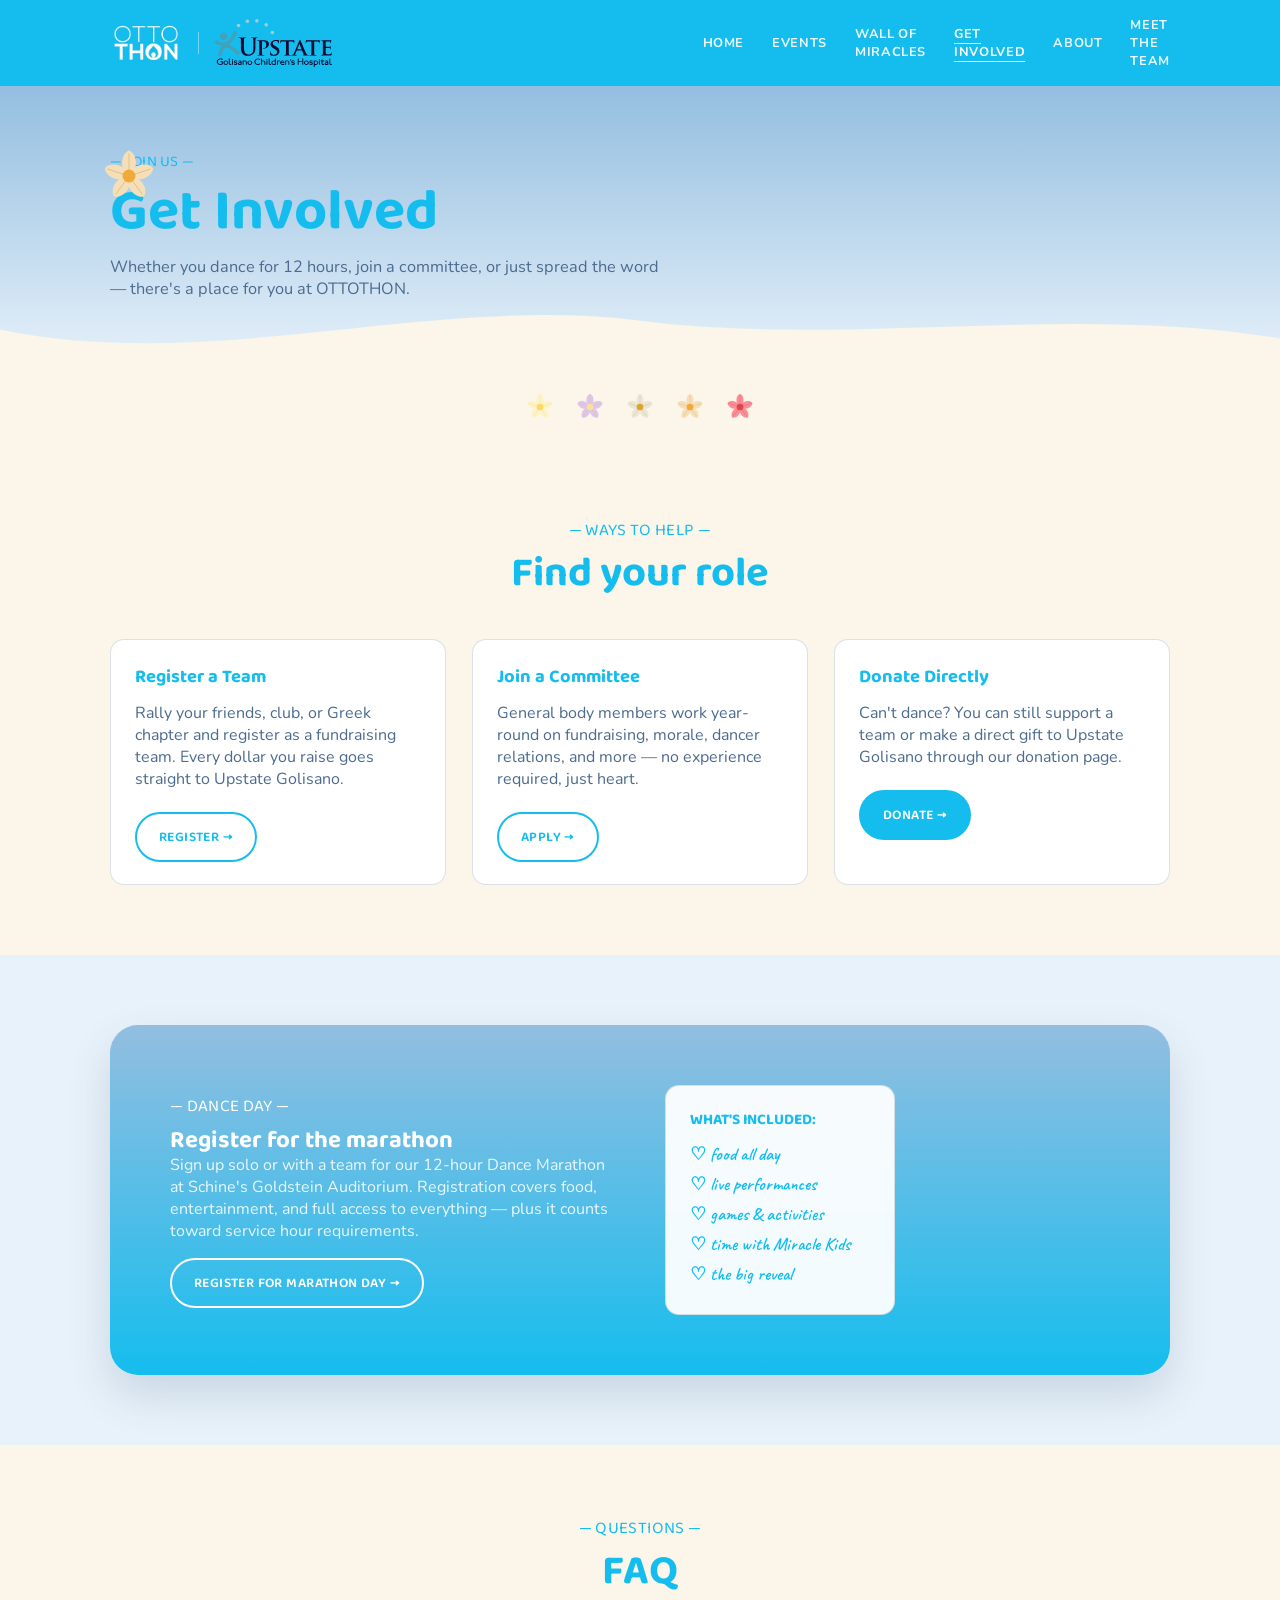
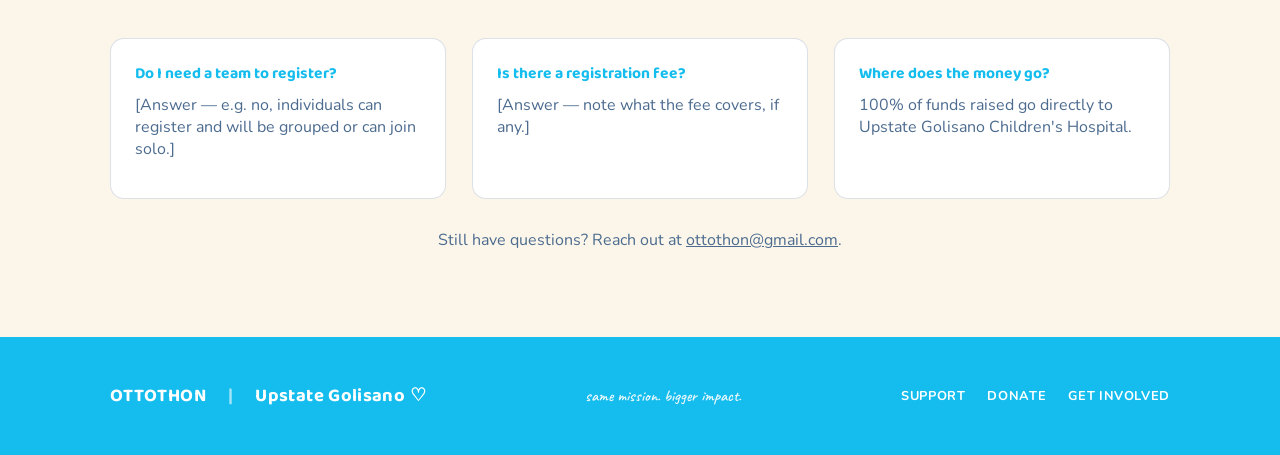
<file: pages/get-involved.html>
<!DOCTYPE html>
<html lang="en">
<head>
<meta charset="UTF-8">
<meta name="viewport" content="width=device-width, initial-scale=1.0">
<title>Get Involved — OTTOTHON</title>
<link rel="preconnect" href="https://fonts.googleapis.com">
<link href="https://fonts.googleapis.com/css2?family=Baloo+2:wght@500;600;700;800&family=Caveat:wght@500;600;700&family=Nunito:wght@400;600;700;800&display=swap" rel="stylesheet">
<link rel="stylesheet" href="../assets/styles.css">
</head>
<body>

<nav class="top">
  <div class="wrap">
    <div class="brand">
      <img src="../assets/749207705_18607104256026559_2915034686846675361_n.jpg" style="width:13%;height:13%">
      <div class="divider-line"></div>
      <a href="https://www.upstate.edu/gch/">
        <img src="../assets/rwd-golisano-logo.svg" style="width:50%;height:50%">
      </a>
    </div>
    <div class="links">
      <a href="../index.html" data-page="index.html">HOME</a>
      <a href="events.html" data-page="events.html">EVENTS</a>
      <a href="wall-of-miracles.html" data-page="wall-of-miracles.html">WALL OF MIRACLES</a>
      <a href="get-involved.html" data-page="get-involved.html">GET INVOLVED</a>
      <a href="about.html" data-page="about.html">ABOUT</a>
      <a href="meet-the-team.html" data-page="meet-the-team.html">MEET THE TEAM</a>
    </div>
  </div>
</nav>

<header class="page-hero">
  <svg class="daisy-flower" style="width:54px; top:22%; left:8%;" viewBox="0 0 100 100"><g fill="#F5DFB8"><path d="M50,50 C33,41 33,10 50,3 C67,10 67,41 50,50 Z"/><path d="M50,50 C33,41 33,10 50,3 C67,10 67,41 50,50 Z" transform="rotate(72 50 50)"/><path d="M50,50 C33,41 33,10 50,3 C67,10 67,41 50,50 Z" transform="rotate(144 50 50)"/><path d="M50,50 C33,41 33,10 50,3 C67,10 67,41 50,50 Z" transform="rotate(216 50 50)"/><path d="M50,50 C33,41 33,10 50,3 C67,10 67,41 50,50 Z" transform="rotate(288 50 50)"/></g><g stroke="#C77E1E" stroke-width="1.4" opacity="0.4" fill="none"><path d="M50,50 L50,8"/><path d="M50,50 L50,8" transform="rotate(72 50 50)"/><path d="M50,50 L50,8" transform="rotate(144 50 50)"/><path d="M50,50 L50,8" transform="rotate(216 50 50)"/><path d="M50,50 L50,8" transform="rotate(288 50 50)"/></g><circle cx="50" cy="50" r="12" fill="#F2A93C"/></svg>
  <div class="wrap">
    <div class="eyebrow">— JOIN US —</div>
    <h1>Get Involved</h1>
    <p>Whether you dance for 12 hours, join a committee, or just spread the word — there's a place for you at OTTOTHON.</p>
  </div>
  <svg class="wave-bottom" viewBox="0 0 1440 90" preserveAspectRatio="none">
    <path d="M0,40 C240,90 480,0 720,30 C960,60 1200,10 1440,50 L1440,90 L0,90 Z" fill="#FBF6E9"/>
  </svg>
</header>
<div class="daisy-divider"><svg class="daisy-flower" style="width:28px; position:static;" viewBox="0 0 100 100"><g fill="#FCF3C7"><path d="M50,50 C33,41 33,10 50,3 C67,10 67,41 50,50 Z"/><path d="M50,50 C33,41 33,10 50,3 C67,10 67,41 50,50 Z" transform="rotate(72 50 50)"/><path d="M50,50 C33,41 33,10 50,3 C67,10 67,41 50,50 Z" transform="rotate(144 50 50)"/><path d="M50,50 C33,41 33,10 50,3 C67,10 67,41 50,50 Z" transform="rotate(216 50 50)"/><path d="M50,50 C33,41 33,10 50,3 C67,10 67,41 50,50 Z" transform="rotate(288 50 50)"/></g><g stroke="#E8B84B" stroke-width="1.4" opacity="0.4" fill="none"><path d="M50,50 L50,8"/><path d="M50,50 L50,8" transform="rotate(72 50 50)"/><path d="M50,50 L50,8" transform="rotate(144 50 50)"/><path d="M50,50 L50,8" transform="rotate(216 50 50)"/><path d="M50,50 L50,8" transform="rotate(288 50 50)"/></g><circle cx="50" cy="50" r="12" fill="#FFD966"/></svg><svg class="daisy-flower" style="width:28px; position:static;" viewBox="0 0 100 100"><g fill="#DFC6E9"><path d="M50,50 C33,41 33,10 50,3 C67,10 67,41 50,50 Z"/><path d="M50,50 C33,41 33,10 50,3 C67,10 67,41 50,50 Z" transform="rotate(72 50 50)"/><path d="M50,50 C33,41 33,10 50,3 C67,10 67,41 50,50 Z" transform="rotate(144 50 50)"/><path d="M50,50 C33,41 33,10 50,3 C67,10 67,41 50,50 Z" transform="rotate(216 50 50)"/><path d="M50,50 C33,41 33,10 50,3 C67,10 67,41 50,50 Z" transform="rotate(288 50 50)"/></g><g stroke="#D9A63B" stroke-width="1.4" opacity="0.4" fill="none"><path d="M50,50 L50,8"/><path d="M50,50 L50,8" transform="rotate(72 50 50)"/><path d="M50,50 L50,8" transform="rotate(144 50 50)"/><path d="M50,50 L50,8" transform="rotate(216 50 50)"/><path d="M50,50 L50,8" transform="rotate(288 50 50)"/></g><circle cx="50" cy="50" r="12" fill="#F7E29C"/></svg><svg class="daisy-flower" style="width:28px; position:static;" viewBox="0 0 100 100"><g fill="#EBE6D6"><path d="M50,50 C33,41 33,10 50,3 C67,10 67,41 50,50 Z"/><path d="M50,50 C33,41 33,10 50,3 C67,10 67,41 50,50 Z" transform="rotate(72 50 50)"/><path d="M50,50 C33,41 33,10 50,3 C67,10 67,41 50,50 Z" transform="rotate(144 50 50)"/><path d="M50,50 C33,41 33,10 50,3 C67,10 67,41 50,50 Z" transform="rotate(216 50 50)"/><path d="M50,50 C33,41 33,10 50,3 C67,10 67,41 50,50 Z" transform="rotate(288 50 50)"/></g><g stroke="#B4801E" stroke-width="1.4" opacity="0.4" fill="none"><path d="M50,50 L50,8"/><path d="M50,50 L50,8" transform="rotate(72 50 50)"/><path d="M50,50 L50,8" transform="rotate(144 50 50)"/><path d="M50,50 L50,8" transform="rotate(216 50 50)"/><path d="M50,50 L50,8" transform="rotate(288 50 50)"/></g><circle cx="50" cy="50" r="12" fill="#DDA52C"/></svg><svg class="daisy-flower" style="width:28px; position:static;" viewBox="0 0 100 100"><g fill="#F5DFB8"><path d="M50,50 C33,41 33,10 50,3 C67,10 67,41 50,50 Z"/><path d="M50,50 C33,41 33,10 50,3 C67,10 67,41 50,50 Z" transform="rotate(72 50 50)"/><path d="M50,50 C33,41 33,10 50,3 C67,10 67,41 50,50 Z" transform="rotate(144 50 50)"/><path d="M50,50 C33,41 33,10 50,3 C67,10 67,41 50,50 Z" transform="rotate(216 50 50)"/><path d="M50,50 C33,41 33,10 50,3 C67,10 67,41 50,50 Z" transform="rotate(288 50 50)"/></g><g stroke="#C77E1E" stroke-width="1.4" opacity="0.4" fill="none"><path d="M50,50 L50,8"/><path d="M50,50 L50,8" transform="rotate(72 50 50)"/><path d="M50,50 L50,8" transform="rotate(144 50 50)"/><path d="M50,50 L50,8" transform="rotate(216 50 50)"/><path d="M50,50 L50,8" transform="rotate(288 50 50)"/></g><circle cx="50" cy="50" r="12" fill="#F2A93C"/></svg><svg class="daisy-flower" style="width:28px; position:static;" viewBox="0 0 100 100"><g fill="#F98E96"><path d="M50,50 C33,41 33,10 50,3 C67,10 67,41 50,50 Z"/><path d="M50,50 C33,41 33,10 50,3 C67,10 67,41 50,50 Z" transform="rotate(72 50 50)"/><path d="M50,50 C33,41 33,10 50,3 C67,10 67,41 50,50 Z" transform="rotate(144 50 50)"/><path d="M50,50 C33,41 33,10 50,3 C67,10 67,41 50,50 Z" transform="rotate(216 50 50)"/><path d="M50,50 C33,41 33,10 50,3 C67,10 67,41 50,50 Z" transform="rotate(288 50 50)"/></g><g stroke="#B5202A" stroke-width="1.4" opacity="0.4" fill="none"><path d="M50,50 L50,8"/><path d="M50,50 L50,8" transform="rotate(72 50 50)"/><path d="M50,50 L50,8" transform="rotate(144 50 50)"/><path d="M50,50 L50,8" transform="rotate(216 50 50)"/><path d="M50,50 L50,8" transform="rotate(288 50 50)"/></g><circle cx="50" cy="50" r="12" fill="#E0464F"/></svg></div>

<section class="section">
  <div class="wrap">
    <div class="section-head center">
      <div class="eyebrow">— WAYS TO HELP —</div>
      <h2>Find your role</h2>
    </div>

    <div class="grid-3">
      <div class="card">
        <div class="nm" style="font-size:1.15rem;">Register a Team</div>
        <p style="margin-top:10px;">Rally your friends, club, or Greek chapter and register as a fundraising team. Every dollar you raise goes straight to Upstate Golisano.</p>
        <a class="btn" href="#" style="margin-top:6px;">REGISTER →</a>
      </div>
      <div class="card">
        <div class="nm" style="font-size:1.15rem;">Join a Committee</div>
        <p style="margin-top:10px;">General body members work year-round on fundraising, morale, dancer relations, and more — no experience required, just heart.</p>
        <a class="btn" href="#" style="margin-top:6px;">APPLY →</a>
      </div>
      <div class="card">
        <div class="nm" style="font-size:1.15rem;">Donate Directly</div>
        <p style="margin-top:10px;">Can't dance? You can still support a team or make a direct gift to Upstate Golisano through our donation page.</p>
        <a class="btn solid" href="#" style="margin-top:6px;">DONATE →</a>
      </div>
    </div>
  </div>
</section>

<section class="section alt">
  <div class="wrap">
    <div class="panel">
      <div class="two-col">
        <div>
          <div class="eyebrow" style="color:var(--white);">— DANCE DAY —</div>
          <h2>Register for the marathon</h2>
          <p>Sign up solo or with a team for our 12-hour Dance Marathon at Schine's Goldstein Auditorium. Registration covers food, entertainment, and full access to everything — plus it counts toward service hour requirements.</p>
          <a class="btn" href="#" style="border-color:#fff; color:#fff;">REGISTER FOR MARATHON DAY →</a>
        </div>
        <div class="list-panel" style="background:rgba(255,255,255,0.94);">
          <div class="lp-title">WHAT'S INCLUDED:</div>
          <ul>
            <li>♡ food all day</li>
            <li>♡ live performances</li>
            <li>♡ games &amp; activities</li>
            <li>♡ time with Miracle Kids</li>
            <li>♡ the big reveal</li>
          </ul>
        </div>
      </div>
    </div>
  </div>
</section>

<section class="section">
  <div class="wrap">
    <div class="section-head center">
      <div class="eyebrow">— QUESTIONS —</div>
      <h2>FAQ</h2>
    </div>
    <div class="grid-3">
      <div class="card">
        <div class="nm">Do I need a team to register?</div>
        <p style="margin-top:8px;">[Answer — e.g. no, individuals can register and will be grouped or can join solo.]</p>
      </div>
      <div class="card">
        <div class="nm">Is there a registration fee?</div>
        <p style="margin-top:8px;">[Answer — note what the fee covers, if any.]</p>
      </div>
      <div class="card">
        <div class="nm">Where does the money go?</div>
        <p style="margin-top:8px;">100% of funds raised go directly to Upstate Golisano Children's Hospital.</p>
      </div>
    </div>
    <p class="center" style="margin-top:30px; color:var(--ink-soft);">Still have questions? Reach out at <a href="mailto:ottothon@gmail.com" style="text-decoration:underline;">ottothon@gmail.com</a>.</p>
  </div>
</section>

<footer>
  <div class="wrap">
    <div class="brand">OTTOTHON <span style="opacity:0.6; margin:0 8px;">|</span> Upstate Golisano ♡</div>
    <div class="scribble" style="color:#fff; opacity:0.9;">same mission. bigger impact.</div>
    <div class="foot-links">
      <a href="#">SUPPORT</a>
      <a href="#">DONATE</a>
      <a href="get-involved.html">GET INVOLVED</a>
    </div>
  </div>
</footer>

<script src="../assets/main.js"></script>
</body>
</html>
</file>
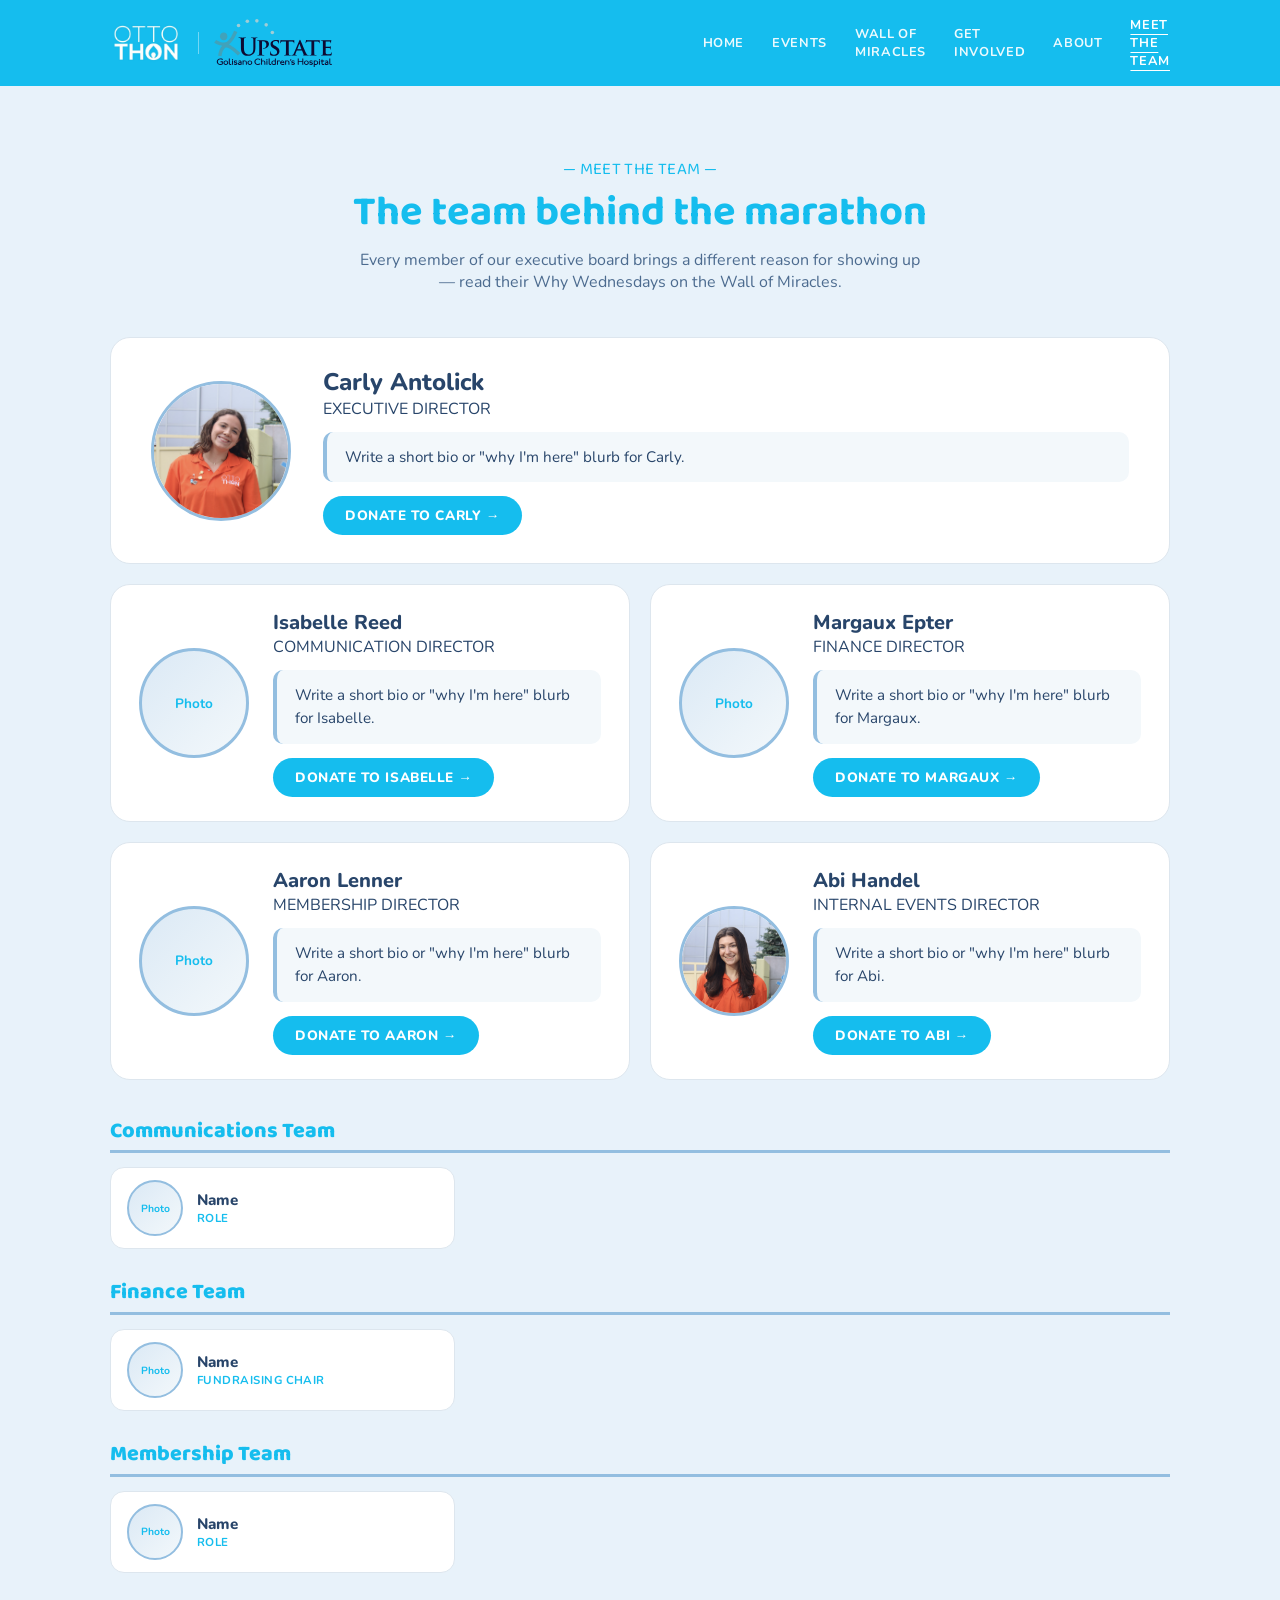
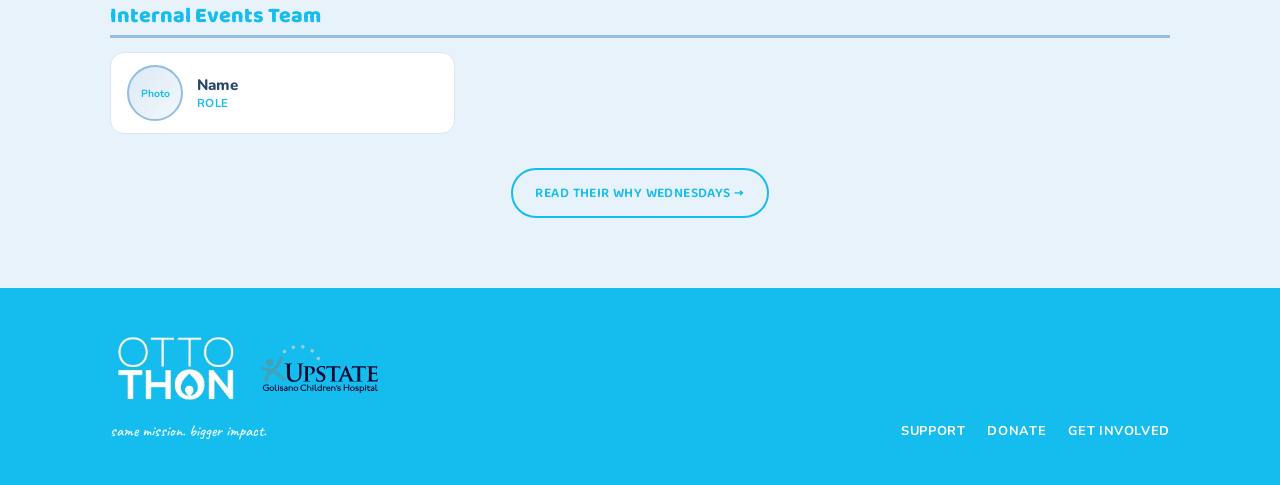
<file: pages/meet-the-team.html>
<!DOCTYPE html>
<html lang="en">
<head>
  <style>
  /* ---------- Layout wrappers ---------- */
  .grid-1 {
    display: flex;
    flex-direction: column;
    gap: 20px;
    width: 100%;
    margin-bottom: 20px;
  }
  .grid-2 {
    display: grid;
    grid-template-columns: repeat(2, 1fr);
    gap: 20px;
    width: 100%;
    margin-bottom: 40px;
  }

  /* ---------- Director / leader card ---------- */
  .eboard-row {
    display: flex;
    align-items: center;
    gap: 32px;
    width: 100%;
    max-width: none;
    box-sizing: border-box;
    padding: 28px 40px;
    background: #fff;
    border: 1px solid #dde6ee;
    border-radius: 20px;
    text-align: left;
  }
  .eboard-row .photo {
    flex: 0 0 140px;
    width: 140px;
    height: 140px;
    border-radius: 50%;
    border: 3px solid var(--sky);
    object-fit: cover;
    display: flex;
    align-items: center;
    justify-content: center;
    background: linear-gradient(135deg, #dbe9f5, #f3f8fb);
    color: var(--sky-deep);
    font-weight: 700;
    font-size: 0.85rem;
  }
  .eboard-row .info { flex: 1; min-width: 0; }
  .eboard-row .nm { font-size: 1.5rem; font-weight: 800; text-align: left; }
  .eboard-row .rl { text-align: left; margin-bottom: 12px; }
  .eboard-row .desc {
    background: #f3f8fb;
    border-left: 4px solid var(--sky);
    border-radius: 10px;
    padding: 14px 18px;
    font-size: 0.95rem;
    line-height: 1.5;
    min-height: 48px;
  }

  /* Directors (two across) are a bit more compact */
  .grid-2 .eboard-row {
    padding: 24px 28px;
    gap: 24px;
  }
  .grid-2 .eboard-row .photo {
    flex: 0 0 110px;
    width: 110px;
    height: 110px;
  }
  .grid-2 .eboard-row .nm { font-size: 1.25rem; }

  /* ---------- Donate button ---------- */
  .donate-btn {
    display: inline-block;
    margin-top: 14px;
    padding: 10px 22px;
    background: var(--sky-deep);
    color: #fff;
    font-weight: 800;
    font-size: 0.85rem;
    letter-spacing: 0.04em;
    text-decoration: none;
    border-radius: 999px;
    transition: transform 0.15s ease, opacity 0.15s ease;
  }
  .donate-btn:hover { transform: translateY(-2px); opacity: 0.9; }

  /* ---------- Teams ---------- */
  .teams {
    display: flex;
    flex-direction: column;
    gap: 32px;
    width: 100%;
  }
  .team {
    display: flex;
    flex-direction: column;
    gap: 14px;
  }
  .team-title {
    font-family: 'Baloo 2', sans-serif;
    font-size: 1.35rem;
    font-weight: 800;
    color: var(--sky-deep);
    padding-bottom: 8px;
    border-bottom: 3px solid var(--sky);
    margin: 0;
  }
  .team-members {
    display: grid;
    grid-template-columns: repeat(3, 1fr);
    gap: 12px;
  }

  /* ---------- Team member (non-director) ---------- */
  .member {
    display: flex;
    align-items: center;
    gap: 14px;
    background: #fff;
    border: 1px solid #dde6ee;
    border-radius: 14px;
    padding: 12px 16px;
    box-sizing: border-box;
  }
  .member .m-photo {
    flex: 0 0 56px;
    width: 56px;
    height: 56px;
    border-radius: 50%;
    border: 2px solid var(--sky);
    object-fit: cover;
    display: flex;
    align-items: center;
    justify-content: center;
    background: linear-gradient(135deg, #dbe9f5, #f3f8fb);
    color: var(--sky-deep);
    font-weight: 700;
    font-size: 0.65rem;
  }
  .member .m-name { font-weight: 800; font-size: 0.95rem; }
  .member .m-role {
    font-size: 0.72rem;
    letter-spacing: 0.04em;
    color: var(--sky-deep);
    font-weight: 700;
  }

  /* ---------- Responsive ---------- */
  @media (max-width: 900px) {
    .grid-2 { grid-template-columns: 1fr; }
    .team-members { grid-template-columns: repeat(2, 1fr); }
  }
  @media (max-width: 640px) {
    .eboard-row { flex-direction: column; text-align: center; padding: 24px; }
    .eboard-row .nm, .eboard-row .rl { text-align: center; }
    .eboard-row .desc { text-align: left; }
    .donate-btn { margin-top: 12px; }
  }
  @media (max-width: 480px) {
    .team-members { grid-template-columns: 1fr; }
  }
</style>
<meta charset="UTF-8">
<meta name="viewport" content="width=device-width, initial-scale=1.0">
<title>About — OTTOTHON</title>
<link rel="preconnect" href="https://fonts.googleapis.com">
<link href="https://fonts.googleapis.com/css2?family=Baloo+2:wght@500;600;700;800&family=Caveat:wght@500;600;700&family=Nunito:wght@400;600;700;800&display=swap" rel="stylesheet">
<link rel="stylesheet" href="../assets/styles.css">
</head>
<body>

<nav class="top">
  <div class="wrap">
    <div class="brand">
      <img src="../assets/749207705_18607104256026559_2915034686846675361_n.jpg" style="width:13%;height:13%">
      <div class="divider-line"></div>
      <a href="https://www.upstate.edu/gch/">
        <img src="../assets/rwd-golisano-logo.svg" style="width:50%;height:50%">
      </a>
    </div>
    <div class="links">
      <a href="../index.html" data-page="index.html">HOME</a>
      <a href="events.html" data-page="events.html">EVENTS</a>
      <a href="wall-of-miracles.html" data-page="wall-of-miracles.html">WALL OF MIRACLES</a>
      <a href="get-involved.html" data-page="get-involved.html">GET INVOLVED</a>
      <a href="about.html" data-page="about.html">ABOUT</a>
      <a href="meet-the-team.html" data-page="meet-the-team.html">MEET THE TEAM</a>
    </div>
  </div>
</nav>

<section class="section alt">
  <div class="wrap">
    <div class="section-head center">
      <div class="eyebrow">— MEET THE TEAM —</div>
      <h2>The team behind the marathon</h2>
      <p class="center">Every member of our executive board brings a different reason for showing up — read their Why Wednesdays on the Wall of Miracles.</p>
    </div>
    <div class="grid-1">
      <div class="eboard-row">
        <img class="photo" src="../assets/eboard-photos/carly-antolick.png" alt="Carly Antolick">
        <div class="info">
          <div class="nm">Carly Antolick</div>
          <div class="rl">EXECUTIVE DIRECTOR</div>
          <div class="desc">Write a short bio or "why I'm here" blurb for Carly.</div>
          <a class="donate-btn" href="#" target="_blank" rel="noopener">DONATE TO CARLY →</a>
        </div>
      </div>
    </div>

    <!-- Directors: two across -->
<div class="grid-2">
  <div class="eboard-row">
    <div class="photo">Photo</div>
    <div class="info">
      <div class="nm">Isabelle Reed</div>
      <div class="rl">COMMUNICATION DIRECTOR</div>
      <div class="desc">Write a short bio or "why I'm here" blurb for Isabelle.</div>
      <a class="donate-btn" href="#" target="_blank" rel="noopener">DONATE TO ISABELLE →</a>
    </div>
  </div>

  <div class="eboard-row">
    <div class="photo">Photo</div>
    <div class="info">
      <div class="nm">Margaux Epter</div>
      <div class="rl">FINANCE DIRECTOR</div>
      <div class="desc">Write a short bio or "why I'm here" blurb for Margaux.</div>
      <a class="donate-btn" href="#" target="_blank" rel="noopener">DONATE TO MARGAUX →</a>
    </div>
  </div>

  <div class="eboard-row">
    <div class="photo">Photo</div>
    <div class="info">
      <div class="nm">Aaron Lenner</div>
      <div class="rl">MEMBERSHIP DIRECTOR</div>
      <div class="desc">Write a short bio or "why I'm here" blurb for Aaron.</div>
      <a class="donate-btn" href="#" target="_blank" rel="noopener">DONATE TO AARON →</a>
    </div>
  </div>

  <div class="eboard-row">
    <img class="photo" src="../assets/eboard-photos/abi-handel.png" alt="Abi Handel">
    <div class="info">
      <div class="nm">Abi Handel</div>
      <div class="rl">INTERNAL EVENTS DIRECTOR</div>
      <div class="desc">Write a short bio or "why I'm here" blurb for Abi.</div>
      <a class="donate-btn" href="#" target="_blank" rel="noopener">DONATE TO ABI →</a>
    </div>
  </div>
</div>

<!-- Everyone else, sorted by team -->
<div class="teams">

  <div class="team">
    <h3 class="team-title">Communications Team</h3>
    <div class="team-members">
      <div class="member">
        <div class="m-photo">Photo</div>
        <div><div class="m-name">Name</div><div class="m-role">ROLE</div></div>
      </div>
    </div>
  </div>

  <div class="team">
    <h3 class="team-title">Finance Team</h3>
    <div class="team-members">
      <div class="member">
        <div class="m-photo">Photo</div>
        <div><div class="m-name">Name</div><div class="m-role">FUNDRAISING CHAIR</div></div>
      </div>
    </div>
  </div>

  <div class="team">
    <h3 class="team-title">Membership Team</h3>
    <div class="team-members">
      <div class="member">
        <div class="m-photo">Photo</div>
        <div><div class="m-name">Name</div><div class="m-role">ROLE</div></div>
      </div>
    </div>
  </div>

  <div class="team">
    <h3 class="team-title">Internal Events Team</h3>
    <div class="team-members">
      <div class="member">
        <div class="m-photo">Photo</div>
        <div><div class="m-name">Name</div><div class="m-role">ROLE</div></div>
      </div>
    </div>
  </div>

</div>

    <div class="center" style="margin-top:34px;">
      <a class="btn" href="wall-of-miracles.html#wednesdays">READ THEIR WHY WEDNESDAYS →</a>
    </div>
  </div>
</section>

<footer>
  <div class="wrap">
    <div class="brand"><img src="../assets/749207705_18607104256026559_2915034686846675361_n.jpg" style="width:13%;height:13%"></span><a href="https://www.upstate.edu/gch/">
    <img src="../assets/rwd-golisano-logo.svg" style="width:50%;height:50%"></a></div>
    <div class="scribble" style="color:#fff; opacity:0.9;">same mission. bigger impact.</div>
    <div class="foot-links">
      <a href="#">SUPPORT</a>
      <a href="#">DONATE</a>
      <a href="get-involved.html">GET INVOLVED</a>
    </div>
  </div>
</footer>

<script src="../assets/main.js"></script>
</body>
</html>
</file>
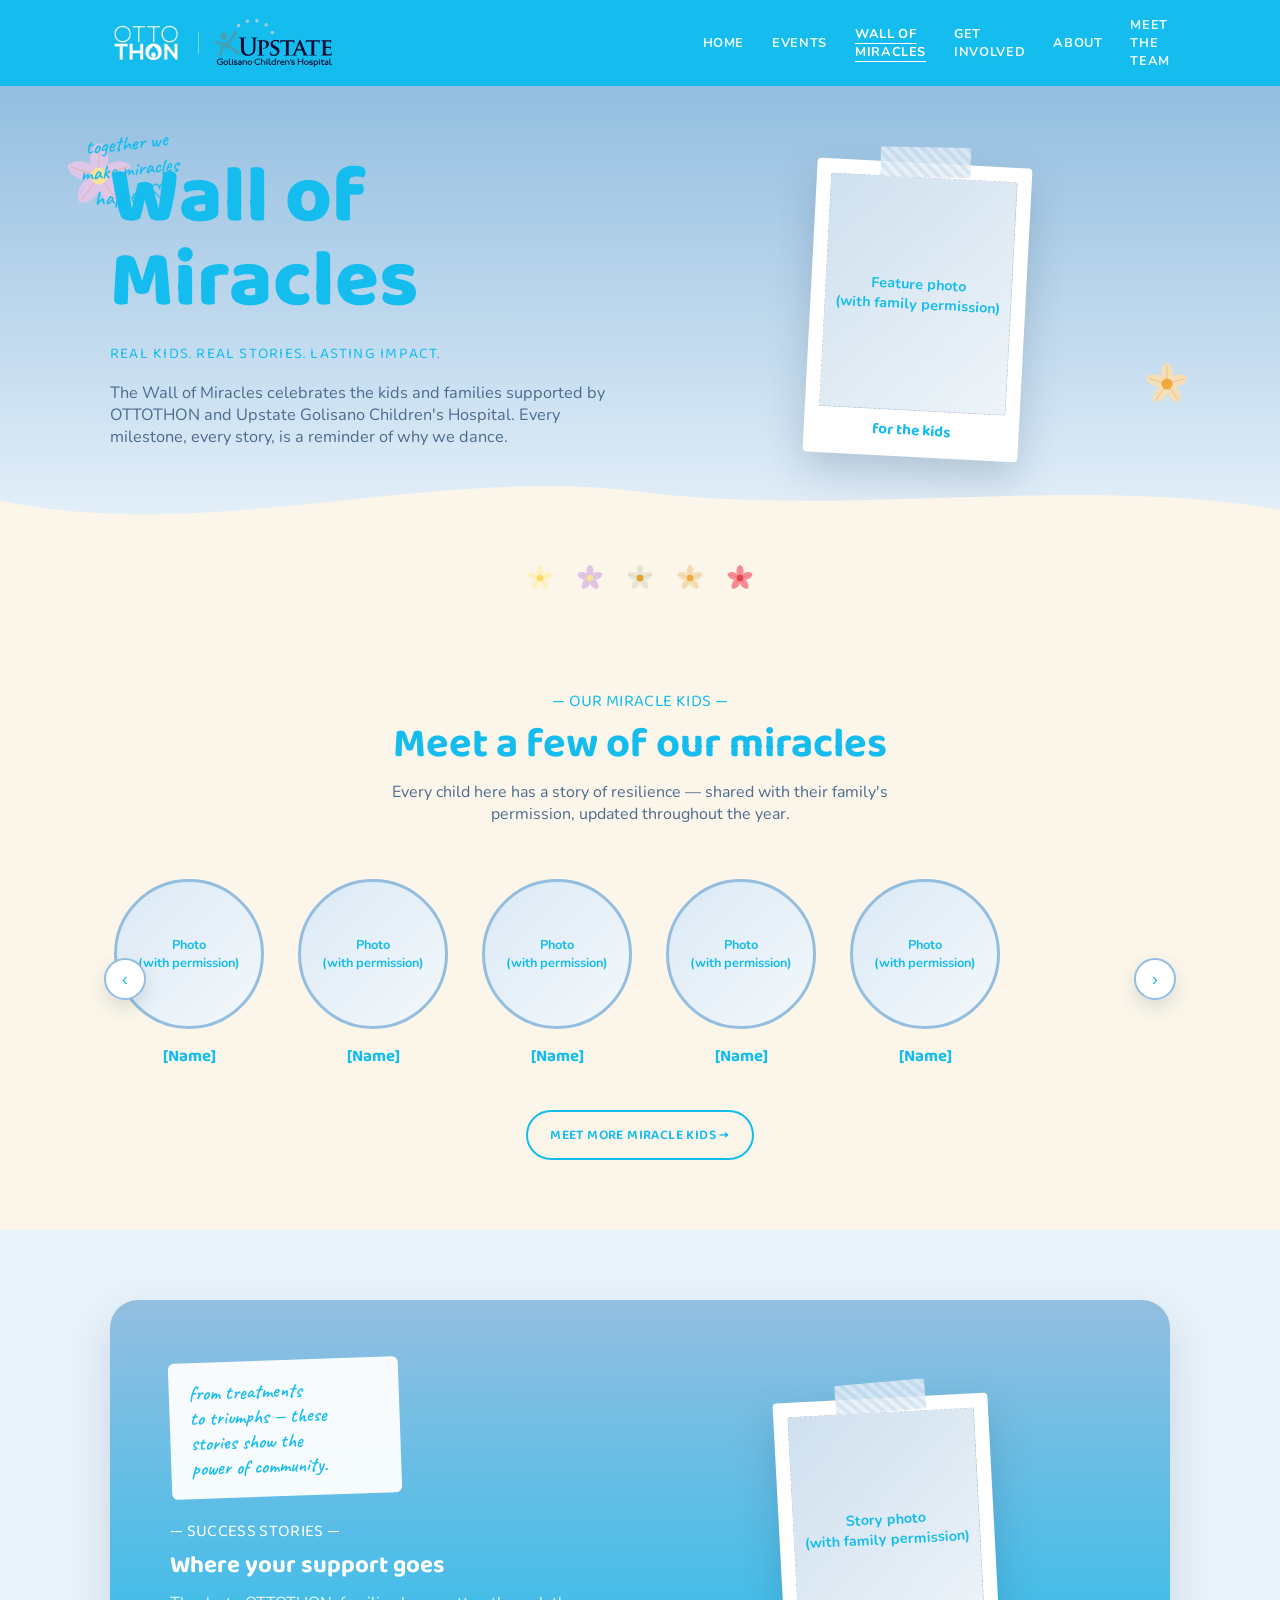
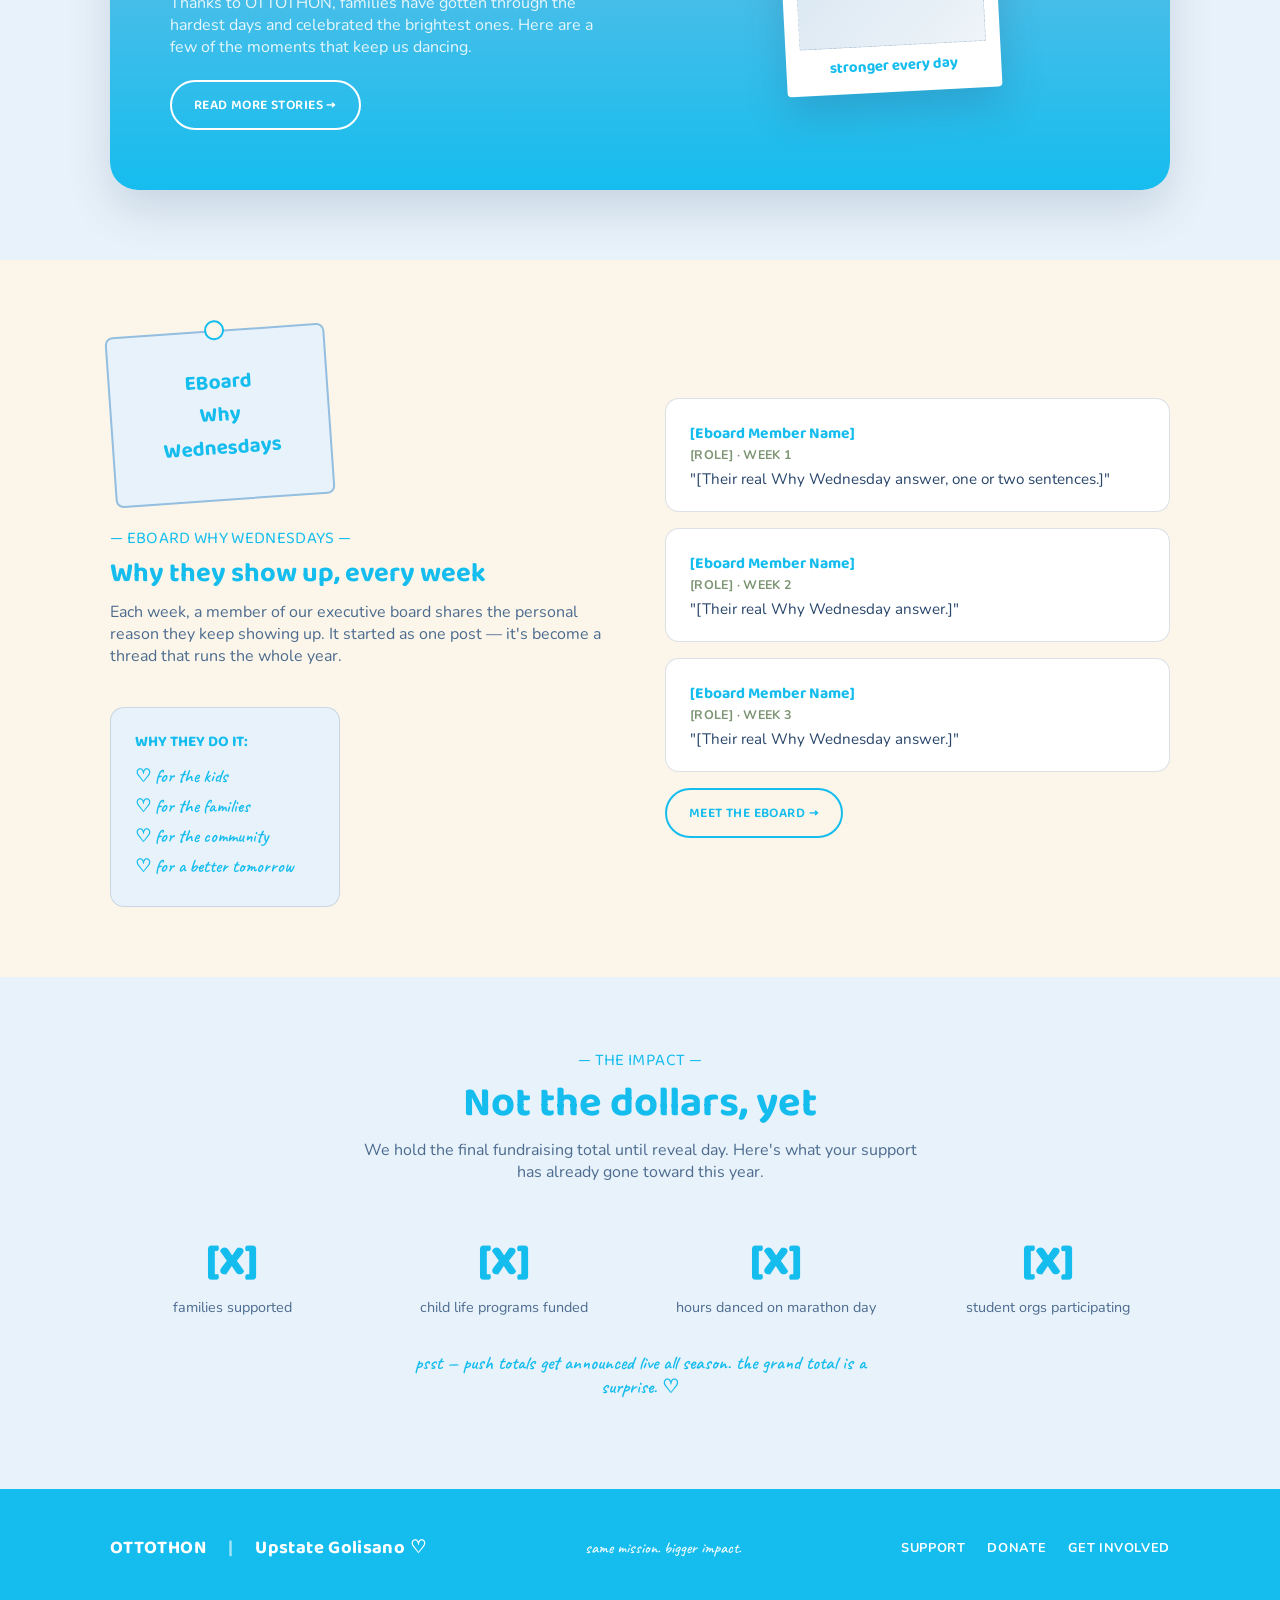
<file: pages/wall-of-miracles.html>
<!DOCTYPE html>
<html lang="en">
<head>
<meta charset="UTF-8">
<meta name="viewport" content="width=device-width, initial-scale=1.0">
<title>Wall of Miracles — OTTOTHON</title>
<link rel="preconnect" href="https://fonts.googleapis.com">
<link href="https://fonts.googleapis.com/css2?family=Baloo+2:wght@500;600;700;800&family=Caveat:wght@500;600;700&family=Nunito:wght@400;600;700;800&display=swap" rel="stylesheet">
<link rel="stylesheet" href="../assets/styles.css">
</head>
<body>

<nav class="top">
  <div class="wrap">
    <div class="brand">
      <img src="../assets/749207705_18607104256026559_2915034686846675361_n.jpg" style="width:13%;height:13%">
      <div class="divider-line"></div>
      <a href="https://www.upstate.edu/gch/">
        <img src="../assets/rwd-golisano-logo.svg" style="width:50%;height:50%">
      </a>
    </div>
    <div class="links">
      <a href="../index.html" data-page="index.html">HOME</a>
      <a href="events.html" data-page="events.html">EVENTS</a>
      <a href="wall-of-miracles.html" data-page="wall-of-miracles.html">WALL OF MIRACLES</a>
      <a href="get-involved.html" data-page="get-involved.html">GET INVOLVED</a>
      <a href="about.html" data-page="about.html">ABOUT</a>
      <a href="meet-the-team.html" data-page="meet-the-team.html">MEET THE TEAM</a>
    </div>
  </div>
</nav>

<header class="page-hero" style="padding:70px 0 80px;">
  <svg class="daisy-flower" style="width:70px; top:12%; left:5%;" viewBox="0 0 100 100"><g fill="#DFC6E9"><path d="M50,50 C33,41 33,10 50,3 C67,10 67,41 50,50 Z"/><path d="M50,50 C33,41 33,10 50,3 C67,10 67,41 50,50 Z" transform="rotate(72 50 50)"/><path d="M50,50 C33,41 33,10 50,3 C67,10 67,41 50,50 Z" transform="rotate(144 50 50)"/><path d="M50,50 C33,41 33,10 50,3 C67,10 67,41 50,50 Z" transform="rotate(216 50 50)"/><path d="M50,50 C33,41 33,10 50,3 C67,10 67,41 50,50 Z" transform="rotate(288 50 50)"/></g><g stroke="#D9A63B" stroke-width="1.4" opacity="0.4" fill="none"><path d="M50,50 L50,8"/><path d="M50,50 L50,8" transform="rotate(72 50 50)"/><path d="M50,50 L50,8" transform="rotate(144 50 50)"/><path d="M50,50 L50,8" transform="rotate(216 50 50)"/><path d="M50,50 L50,8" transform="rotate(288 50 50)"/></g><circle cx="50" cy="50" r="12" fill="#F7E29C"/></svg>
  <svg class="daisy-flower" style="width:46px; top:60%; right:7%;" viewBox="0 0 100 100"><g fill="#F5DFB8"><path d="M50,50 C33,41 33,10 50,3 C67,10 67,41 50,50 Z"/><path d="M50,50 C33,41 33,10 50,3 C67,10 67,41 50,50 Z" transform="rotate(72 50 50)"/><path d="M50,50 C33,41 33,10 50,3 C67,10 67,41 50,50 Z" transform="rotate(144 50 50)"/><path d="M50,50 C33,41 33,10 50,3 C67,10 67,41 50,50 Z" transform="rotate(216 50 50)"/><path d="M50,50 C33,41 33,10 50,3 C67,10 67,41 50,50 Z" transform="rotate(288 50 50)"/></g><g stroke="#C77E1E" stroke-width="1.4" opacity="0.4" fill="none"><path d="M50,50 L50,8"/><path d="M50,50 L50,8" transform="rotate(72 50 50)"/><path d="M50,50 L50,8" transform="rotate(144 50 50)"/><path d="M50,50 L50,8" transform="rotate(216 50 50)"/><path d="M50,50 L50,8" transform="rotate(288 50 50)"/></g><circle cx="50" cy="50" r="12" fill="#F2A93C"/></svg>

  <div class="wrap">
    <div class="two-col">
      <div style="position:relative;">
        <div class="scribble" style="position:absolute; left:-30px; top:-26px; font-size:1.3rem; max-width:130px; text-align:center; transform:rotate(-6deg);">together we<br>make miracles<br>happen ♡</div>
        <h1 style="font-size:clamp(3rem,7vw,5rem); font-weight:800;">Wall of<br>Miracles</h1>
        <div class="eyebrow" style="margin-top:18px; letter-spacing:0.08em;">REAL KIDS. REAL STORIES. LASTING IMPACT.</div>
        <p style="margin-top:16px; font-size:1.02rem;">The Wall of Miracles celebrates the kids and families supported by OTTOTHON and Upstate Golisano Children's Hospital. Every milestone, every story, is a reminder of why we dance.</p>
      </div>
      <div class="polaroid">
        <div class="tape"></div>
        <div class="ph">Feature photo<br>(with family permission)</div>
        <div class="cap">for the kids</div>
      </div>
    </div>
  </div>

  <svg class="wave-bottom" viewBox="0 0 1440 90" preserveAspectRatio="none">
    <path d="M0,40 C240,90 480,0 720,30 C960,60 1200,10 1440,50 L1440,90 L0,90 Z" fill="#FBF6E9"/>
  </svg>
</header>
<div class="daisy-divider"><svg class="daisy-flower" style="width:28px; position:static;" viewBox="0 0 100 100"><g fill="#FCF3C7"><path d="M50,50 C33,41 33,10 50,3 C67,10 67,41 50,50 Z"/><path d="M50,50 C33,41 33,10 50,3 C67,10 67,41 50,50 Z" transform="rotate(72 50 50)"/><path d="M50,50 C33,41 33,10 50,3 C67,10 67,41 50,50 Z" transform="rotate(144 50 50)"/><path d="M50,50 C33,41 33,10 50,3 C67,10 67,41 50,50 Z" transform="rotate(216 50 50)"/><path d="M50,50 C33,41 33,10 50,3 C67,10 67,41 50,50 Z" transform="rotate(288 50 50)"/></g><g stroke="#E8B84B" stroke-width="1.4" opacity="0.4" fill="none"><path d="M50,50 L50,8"/><path d="M50,50 L50,8" transform="rotate(72 50 50)"/><path d="M50,50 L50,8" transform="rotate(144 50 50)"/><path d="M50,50 L50,8" transform="rotate(216 50 50)"/><path d="M50,50 L50,8" transform="rotate(288 50 50)"/></g><circle cx="50" cy="50" r="12" fill="#FFD966"/></svg><svg class="daisy-flower" style="width:28px; position:static;" viewBox="0 0 100 100"><g fill="#DFC6E9"><path d="M50,50 C33,41 33,10 50,3 C67,10 67,41 50,50 Z"/><path d="M50,50 C33,41 33,10 50,3 C67,10 67,41 50,50 Z" transform="rotate(72 50 50)"/><path d="M50,50 C33,41 33,10 50,3 C67,10 67,41 50,50 Z" transform="rotate(144 50 50)"/><path d="M50,50 C33,41 33,10 50,3 C67,10 67,41 50,50 Z" transform="rotate(216 50 50)"/><path d="M50,50 C33,41 33,10 50,3 C67,10 67,41 50,50 Z" transform="rotate(288 50 50)"/></g><g stroke="#D9A63B" stroke-width="1.4" opacity="0.4" fill="none"><path d="M50,50 L50,8"/><path d="M50,50 L50,8" transform="rotate(72 50 50)"/><path d="M50,50 L50,8" transform="rotate(144 50 50)"/><path d="M50,50 L50,8" transform="rotate(216 50 50)"/><path d="M50,50 L50,8" transform="rotate(288 50 50)"/></g><circle cx="50" cy="50" r="12" fill="#F7E29C"/></svg><svg class="daisy-flower" style="width:28px; position:static;" viewBox="0 0 100 100"><g fill="#EBE6D6"><path d="M50,50 C33,41 33,10 50,3 C67,10 67,41 50,50 Z"/><path d="M50,50 C33,41 33,10 50,3 C67,10 67,41 50,50 Z" transform="rotate(72 50 50)"/><path d="M50,50 C33,41 33,10 50,3 C67,10 67,41 50,50 Z" transform="rotate(144 50 50)"/><path d="M50,50 C33,41 33,10 50,3 C67,10 67,41 50,50 Z" transform="rotate(216 50 50)"/><path d="M50,50 C33,41 33,10 50,3 C67,10 67,41 50,50 Z" transform="rotate(288 50 50)"/></g><g stroke="#B4801E" stroke-width="1.4" opacity="0.4" fill="none"><path d="M50,50 L50,8"/><path d="M50,50 L50,8" transform="rotate(72 50 50)"/><path d="M50,50 L50,8" transform="rotate(144 50 50)"/><path d="M50,50 L50,8" transform="rotate(216 50 50)"/><path d="M50,50 L50,8" transform="rotate(288 50 50)"/></g><circle cx="50" cy="50" r="12" fill="#DDA52C"/></svg><svg class="daisy-flower" style="width:28px; position:static;" viewBox="0 0 100 100"><g fill="#F5DFB8"><path d="M50,50 C33,41 33,10 50,3 C67,10 67,41 50,50 Z"/><path d="M50,50 C33,41 33,10 50,3 C67,10 67,41 50,50 Z" transform="rotate(72 50 50)"/><path d="M50,50 C33,41 33,10 50,3 C67,10 67,41 50,50 Z" transform="rotate(144 50 50)"/><path d="M50,50 C33,41 33,10 50,3 C67,10 67,41 50,50 Z" transform="rotate(216 50 50)"/><path d="M50,50 C33,41 33,10 50,3 C67,10 67,41 50,50 Z" transform="rotate(288 50 50)"/></g><g stroke="#C77E1E" stroke-width="1.4" opacity="0.4" fill="none"><path d="M50,50 L50,8"/><path d="M50,50 L50,8" transform="rotate(72 50 50)"/><path d="M50,50 L50,8" transform="rotate(144 50 50)"/><path d="M50,50 L50,8" transform="rotate(216 50 50)"/><path d="M50,50 L50,8" transform="rotate(288 50 50)"/></g><circle cx="50" cy="50" r="12" fill="#F2A93C"/></svg><svg class="daisy-flower" style="width:28px; position:static;" viewBox="0 0 100 100"><g fill="#F98E96"><path d="M50,50 C33,41 33,10 50,3 C67,10 67,41 50,50 Z"/><path d="M50,50 C33,41 33,10 50,3 C67,10 67,41 50,50 Z" transform="rotate(72 50 50)"/><path d="M50,50 C33,41 33,10 50,3 C67,10 67,41 50,50 Z" transform="rotate(144 50 50)"/><path d="M50,50 C33,41 33,10 50,3 C67,10 67,41 50,50 Z" transform="rotate(216 50 50)"/><path d="M50,50 C33,41 33,10 50,3 C67,10 67,41 50,50 Z" transform="rotate(288 50 50)"/></g><g stroke="#B5202A" stroke-width="1.4" opacity="0.4" fill="none"><path d="M50,50 L50,8"/><path d="M50,50 L50,8" transform="rotate(72 50 50)"/><path d="M50,50 L50,8" transform="rotate(144 50 50)"/><path d="M50,50 L50,8" transform="rotate(216 50 50)"/><path d="M50,50 L50,8" transform="rotate(288 50 50)"/></g><circle cx="50" cy="50" r="12" fill="#E0464F"/></svg></div>

<section class="section" id="kids">
  <div class="wrap">
    <div class="section-head center">
      <div class="eyebrow">— OUR MIRACLE KIDS —</div>
      <h2>Meet a few of our miracles</h2>
      <p class="center">Every child here has a story of resilience — shared with their family's permission, updated throughout the year.</p>
    </div>

    <div class="carousel">
      <button class="carousel-arrow prev" aria-label="Scroll left">&#8249;</button>
      <div class="carousel-row">
        <div class="carousel-item"><div class="circle">Photo<br>(with permission)</div><div class="name">[Name]</div></div>
        <div class="carousel-item"><div class="circle">Photo<br>(with permission)</div><div class="name">[Name]</div></div>
        <div class="carousel-item"><div class="circle">Photo<br>(with permission)</div><div class="name">[Name]</div></div>
        <div class="carousel-item"><div class="circle">Photo<br>(with permission)</div><div class="name">[Name]</div></div>
        <div class="carousel-item"><div class="circle">Photo<br>(with permission)</div><div class="name">[Name]</div></div>
      </div>
      <button class="carousel-arrow next" aria-label="Scroll right">&#8250;</button>
    </div>

    <div class="center" style="margin-top:20px;">
      <a class="btn" href="#">MEET MORE MIRACLE KIDS →</a>
    </div>
  </div>
</section>

<section class="section alt" id="stories">
  <div class="wrap">
    <div class="panel">
      <div class="two-col">
        <div>
          <div class="sticky-note">from treatments<br>to triumphs — these<br>stories show the<br>power of community.</div>
          <div class="eyebrow" style="color:var(--white);">— SUCCESS STORIES —</div>
          <h2>Where your support goes</h2>
          <p style="margin-top:14px;">Thanks to OTTOTHON, families have gotten through the hardest days and celebrated the brightest ones. Here are a few of the moments that keep us dancing.</p>
          <a class="btn" href="#" style="border-color:#fff; color:#fff; margin-top:6px;">READ MORE STORIES →</a>
        </div>
        <div class="polaroid tilt-left">
          <div class="tape"></div>
          <div class="ph" style="color:var(--sky-deep);">Story photo<br>(with family permission)</div>
          <div class="cap">stronger every day</div>
        </div>
      </div>
    </div>
  </div>
</section>

<section class="section" id="wednesdays">
  <div class="wrap">
    <div class="two-col">
      <div style="display:flex; flex-direction:column; gap:24px;">
        <div class="tag">
          <div class="t1">EBoard<br>Why<br>Wednesdays</div>
        </div>
        <div>
          <div class="eyebrow">— EBOARD WHY WEDNESDAYS —</div>
          <h2 style="font-size:1.7rem;">Why they show up, every week</h2>
          <p style="margin-top:12px;">Each week, a member of our executive board shares the personal reason they keep showing up. It started as one post — it's become a thread that runs the whole year.</p>
        </div>
        <div class="list-panel">
          <div class="lp-title">WHY THEY DO IT:</div>
          <ul>
            <li>♡ for the kids</li>
            <li>♡ for the families</li>
            <li>♡ for the community</li>
            <li>♡ for a better tomorrow</li>
          </ul>
        </div>
      </div>

      <div style="display:flex; flex-direction:column; gap:16px;">
        <div class="card">
          <div class="nm">[Eboard Member Name]</div>
          <div class="rl">[ROLE] · WEEK 1</div>
          <blockquote style="margin:0; font-size:0.95rem; color:var(--ink);">"[Their real Why Wednesday answer, one or two sentences.]"</blockquote>
        </div>
        <div class="card">
          <div class="nm">[Eboard Member Name]</div>
          <div class="rl">[ROLE] · WEEK 2</div>
          <blockquote style="margin:0; font-size:0.95rem; color:var(--ink);">"[Their real Why Wednesday answer.]"</blockquote>
        </div>
        <div class="card">
          <div class="nm">[Eboard Member Name]</div>
          <div class="rl">[ROLE] · WEEK 3</div>
          <blockquote style="margin:0; font-size:0.95rem; color:var(--ink);">"[Their real Why Wednesday answer.]"</blockquote>
        </div>
        <div>
          <a class="btn" href="about.html">MEET THE EBOARD →</a>
        </div>
      </div>
    </div>
  </div>
</section>

<section class="section alt">
  <div class="wrap">
    <div class="section-head center">
      <div class="eyebrow">— THE IMPACT —</div>
      <h2>Not the dollars, yet</h2>
      <p class="center">We hold the final fundraising total until reveal day. Here's what your support has already gone toward this year.</p>
    </div>
    <div class="impact-grid">
      <div class="impact-item"><div class="n">[X]</div><div class="l">families supported</div></div>
      <div class="impact-item"><div class="n">[X]</div><div class="l">child life programs funded</div></div>
      <div class="impact-item"><div class="n">[X]</div><div class="l">hours danced on marathon day</div></div>
      <div class="impact-item"><div class="n">[X]</div><div class="l">student orgs participating</div></div>
    </div>
    <p class="impact-note center">psst — push totals get announced live all season. the grand total is a surprise. ♡</p>
  </div>
</section>

<footer>
  <div class="wrap">
    <div class="brand">OTTOTHON <span style="opacity:0.6; margin:0 8px;">|</span> Upstate Golisano ♡</div>
    <div class="scribble" style="color:#fff; opacity:0.9;">same mission. bigger impact.</div>
    <div class="foot-links">
      <a href="#">SUPPORT</a>
      <a href="#">DONATE</a>
      <a href="get-involved.html">GET INVOLVED</a>
    </div>
  </div>
</footer>

<script src="../assets/main.js"></script>
</body>
</html>
</file>
<file: assets/styles.css>
/* =========================================================
   OTTOTHON — shared design system
   Palette + type + components used across every page
   ========================================================= */

:root{
  --sky-deep:#15bdee;
  --sky:#93BEE0;
  --sky-soft:#C7E0F1;
  --sky-pale:#E8F2FA;
  --cream:#FBF6E9;
  --ink:#28456A;
  --ink-soft:#4C6B8F;
  --gold:#F76900;
  --sage:#7C9473;
  --white:#ffffff;
  --line:rgba(40,69,106,0.16);
  --shadow:0 20px 44px rgba(40,69,106,0.16);
  --cmn-blue: ;
}

*{ box-sizing:border-box; }

html{ scroll-behavior:smooth; }

body{
  margin:0;
  font-family:'Nunito',sans-serif;
  color:var(--ink);
  background:var(--cream);
  -webkit-font-smoothing:antialiased;
}

h1,h2,h3,.hand-title{
  font-family:'Baloo 2', sans-serif;
  color:var(--sky-deep);
  margin:0;
  line-height:1.05;
}

.scribble{ font-family:'Caveat', cursive; color:var(--sky-deep); font-weight:600; }

p{ margin:0 0 1em; max-width:56ch; color:var(--ink-soft); }

a{ text-decoration:none; color:inherit; }

img{ display:block; max-width:100%; }

.wrap{ max-width:1180px; margin:0 auto; padding:0 clamp(20px,5vw,60px); }
.center{ text-align:center; margin-left:auto; margin-right:auto; }

.eyebrow{
  font-family:'Baloo 2',sans-serif;
  color:var(--sky-deep);
  font-size:1.05rem;
  margin-bottom:8px;
  letter-spacing:0.02em;
}

.btn{
  display:inline-flex; align-items:center; gap:8px;
  border:2px solid var(--sky-deep);
  color:var(--sky-deep);
  font-family:'Baloo 2', sans-serif;
  font-weight:600;
  font-size:0.85rem;
  letter-spacing:0.03em;
  padding:12px 22px;
  border-radius:100px;
  background:transparent;
  cursor:pointer;
  transition:background .18s, color .18s;
}
.btn:hover{ background:var(--sky-deep); color:var(--white); }
.btn.solid{ background:var(--sky-deep); color:var(--white); }
.btn.solid:hover{ background:var(--ink); }
.btn.gold{ border-color:var(--gold); color:#8a6415; }
.btn.gold:hover{ background:var(--gold); color:var(--ink); }

/* ---------- daisy motif (reused everywhere) ---------- */
.daisy-flower{ position:absolute; pointer-events:none; height:auto; }

/* row of little daisies used as a section divider */
.daisy-divider{
  display:flex;
  justify-content:center;
  align-items:center;
  gap:22px;
  padding:20px 0 26px;
  background:var(--cream);
  flex-wrap:wrap;
}
.daisy-divider .daisy-flower{ position:static; }

/* ---------- NAV ---------- */
nav.top{
  background:var(--sky-deep);
  color:var(--white);
  padding:16px 0;
  position:sticky;
  top:0;
  z-index:30;
}
nav.top .wrap{ display:flex; align-items:center; justify-content:space-between; gap:20px; }
.brand{ display:flex; align-items:center; gap:14px; font-family:'Baloo 2',sans-serif; font-weight:700; font-size:1.15rem; letter-spacing:0.02em; }
.brand .divider-line{ width:1px; height:22px; background:rgba(255,255,255,0.4); }
.brand small{ font-weight:600; font-size:0.78rem; display:block; letter-spacing:0.04em; line-height:1.25; }
nav.top .links{ display:flex; align-items:center; gap:28px; font-size:0.8rem; font-weight:700; letter-spacing:0.05em; }
nav.top .links a{ opacity:0.92; }
nav.top .links a.active, nav.top .links a:hover{ opacity:1; text-decoration:underline; text-underline-offset:5px; }
nav.top .nav-daisy{ width:26px; height:26px; flex:none; }
@media (max-width:880px){ nav.top .links a:not(.icon-daisy){ display:none; } }

/* ---------- PAGE HERO (shared across inner pages) ---------- */
.page-hero{
  background:linear-gradient(180deg, var(--sky) 0%, var(--sky-pale) 100%);
  padding:64px 0 56px;
  position:relative;
  overflow:hidden;
}
.page-hero .eyebrow{ font-size:0.95rem; }
.page-hero h1{ font-size:clamp(2.4rem,6vw,3.6rem); }
.page-hero p{ margin-top:14px; font-size:1.02rem; }
.wave-bottom{ display:block; width:100%; line-height:0; position:absolute; left:0; right:0; bottom:-1px; }

/* ---------- generic section rhythm ---------- */
.section{ padding:70px 0; position:relative; }
.section.alt{ background:var(--sky-pale); }
.section-head{ margin-bottom:44px; max-width:640px; }
.section-head h2{ font-size:clamp(1.9rem,4.5vw,2.6rem); font-weight:700; }
.section-head p{ margin-top:14px; font-size:1rem; }

/* rounded inset panel (used for the "Success Stories" style band) */
.panel{
  background:linear-gradient(180deg, var(--sky) 0%, var(--sky-deep) 100%);
  border-radius:28px;
  padding:clamp(30px,5vw,60px);
  box-shadow:var(--shadow);
  color:var(--white);
}
.panel h2{ color:var(--white); }
.panel p{ color:rgba(255,255,255,0.88); }
.panel .sticky-note{
  background:rgba(255,255,255,0.94);
  color:var(--sky-deep);
  border-radius:6px;
  padding:18px 20px;
  font-family:'Caveat', cursive;
  font-size:1.25rem;
  font-weight:600;
  max-width:230px;
  transform:rotate(-2deg);
  margin-bottom:22px;
}

/* ---------- polaroid / photo card ---------- */
.polaroid{
  background:var(--white);
  padding:14px 14px 46px;
  border-radius:4px;
  box-shadow:0 18px 40px rgba(40,69,106,0.22);
  transform:rotate(3deg);
  position:relative;
  max-width:340px;
  margin:0 auto;
}
.polaroid.tilt-left{ transform:rotate(-3deg); }
.polaroid .ph{
  aspect-ratio:4/5;
  background:linear-gradient(135deg,#cfe0ee,#eef4f9);
  border:1px dashed var(--line);
  display:flex; align-items:center; justify-content:center;
  color:var(--sky-deep); font-weight:700; font-size:0.9rem; text-align:center; padding:10px;
  border-radius:2px;
}
.polaroid .cap{
  position:absolute; bottom:14px; left:0; right:0; text-align:center;
  font-family:'Baloo 2',sans-serif; color:var(--sky-deep); font-weight:700; font-size:0.95rem;
}
.tape{
  position:absolute; top:-16px; left:50%; transform:translateX(-50%) rotate(-2deg);
  width:90px; height:30px;
  background:repeating-linear-gradient(45deg,#cfe0ee,#cfe0ee 4px,#e4eef7 4px,#e4eef7 8px);
  opacity:0.85; border-radius:2px;
}

/* ---------- circular photo row (Miracle Kids carousel) ---------- */
.carousel{ position:relative; }
.carousel-row{
  display:flex; gap:34px; overflow-x:auto; padding:10px 4px 20px;
  scroll-snap-type:x mandatory;
  scrollbar-width:thin;
}
.carousel-item{ flex:0 0 150px; text-align:center; scroll-snap-align:start; }
.carousel-item .circle{
  width:150px; height:150px; border-radius:50%;
  background:linear-gradient(135deg,#dbe9f5,#f3f8fb);
  border:3px solid var(--sky);
  display:flex; align-items:center; justify-content:center;
  color:var(--sky-deep); font-weight:700; font-size:0.8rem; text-align:center; padding:10px;
  margin:0 auto 14px;
}
.carousel-item .name{ font-family:'Baloo 2',sans-serif; font-weight:700; color:var(--sky-deep); font-size:1.05rem; }
.carousel-arrow{
  position:absolute; top:50%; transform:translateY(-50%);
  width:42px; height:42px; border-radius:50%;
  background:var(--white); border:2px solid var(--sky);
  color:var(--sky-deep); font-size:1.1rem;
  display:flex; align-items:center; justify-content:center;
  cursor:pointer; box-shadow:0 8px 18px rgba(40,69,106,0.14);
  z-index:2;
}
.carousel-arrow.prev{ left:-6px; }
.carousel-arrow.next{ right:-6px; }
@media (max-width:640px){ .carousel-arrow{ display:none; } }

/* ---------- hangtag ---------- */
.tag{
  background:var(--sky-pale);
  border:2px solid var(--sky);
  border-radius:8px;
  padding:34px 24px;
  text-align:center;
  max-width:220px;
  position:relative;
  transform:rotate(-4deg);
}
.tag:before{
  content:''; position:absolute; top:-12px; left:50%; transform:translateX(-50%);
  width:16px; height:16px; border-radius:50%; border:2px solid var(--sky-deep); background:var(--cream);
}
.tag .t1{ font-family:'Baloo 2',sans-serif; font-weight:700; color:var(--sky-deep); font-size:1.3rem; }

/* small blue "why they do it" list panel */
.list-panel{
  background:var(--sky-pale);
  border:1px solid var(--line);
  border-radius:14px;
  padding:22px 24px;
  max-width:230px;
}
.list-panel .lp-title{ font-family:'Baloo 2',sans-serif; color:var(--sky-deep); font-weight:700; font-size:0.95rem; margin-bottom:10px; }
.list-panel ul{ list-style:none; margin:0; padding:0; font-family:'Caveat', cursive; font-size:1.15rem; color:var(--sky-deep); font-weight:600; }
.list-panel li{ margin-bottom:6px; }

/* ---------- generic card ---------- */
.main-card{
  background:var(--white);
  border:1px solid var(--line);
  border-radius:14px;
  padding:22px 24px;
}

.card{
  background:var(--white);
  border:1px solid var(--line);
  border-radius:14px;
  padding:22px 24px;
}
.card .nm{ font-family:'Baloo 2',sans-serif; font-weight:700; color:var(--sky-deep); font-size:0.98rem; }
.card .rl{ font-size:0.78rem; font-weight:700; color:var(--sage); margin-bottom:6px; letter-spacing:0.03em; }

/* ---------- event card ---------- */
.event-card{
  background:var(--white);
  border:1px solid var(--line);
  border-radius:14px;
  overflow:hidden;
  display:flex;
  flex-direction:column;
}
.event-card .date-strip{
  background:var(--sky-deep); color:var(--white);
  font-family:'Baloo 2',sans-serif; font-weight:700;
  padding:10px 18px; font-size:0.85rem; letter-spacing:0.03em;
}
.event-card .body{ padding:20px 22px 24px; }
.event-card h3{ font-size:1.2rem; margin-bottom:8px; }
.event-card .meta{ font-size:0.82rem; color:var(--sage); font-weight:700; margin-bottom:10px; }

/* ---------- impact stats ---------- */
.impact-grid{ display:grid; grid-template-columns:repeat(auto-fit,minmax(180px,1fr)); gap:28px; }
.impact-item{ text-align:center; }
.impact-item .n{ font-family:'Baloo 2',sans-serif; font-weight:800; font-size:clamp(2.1rem,4.5vw,2.7rem); color:var(--sky-deep); }
.impact-item .l{ font-size:0.9rem; color:var(--ink-soft); max-width:none; }
.impact-note{ margin-top:34px; text-align:center; font-family:'Caveat',cursive; font-size:1.2rem; color:var(--sky-deep); font-weight:600; }

/* ---------- footer ---------- */
footer{ background:var(--sky-deep); color:var(--white); padding:44px 0; }
footer .wrap{ display:flex; justify-content:space-between; align-items:center; flex-wrap:wrap; gap:16px; }
footer .foot-links{ display:flex; gap:22px; font-size:0.8rem; font-weight:700; letter-spacing:0.05em; }

/* ---------- responsive grids used on multiple pages ---------- */
.two-col{ display:grid; grid-template-columns:1fr 1fr; gap:50px; align-items:center; }
@media (max-width:820px){ .two-col{ grid-template-columns:1fr; } }

.grid-3{ display:grid; grid-template-columns:repeat(auto-fit,minmax(260px,1fr)); gap:26px; }
</file>
